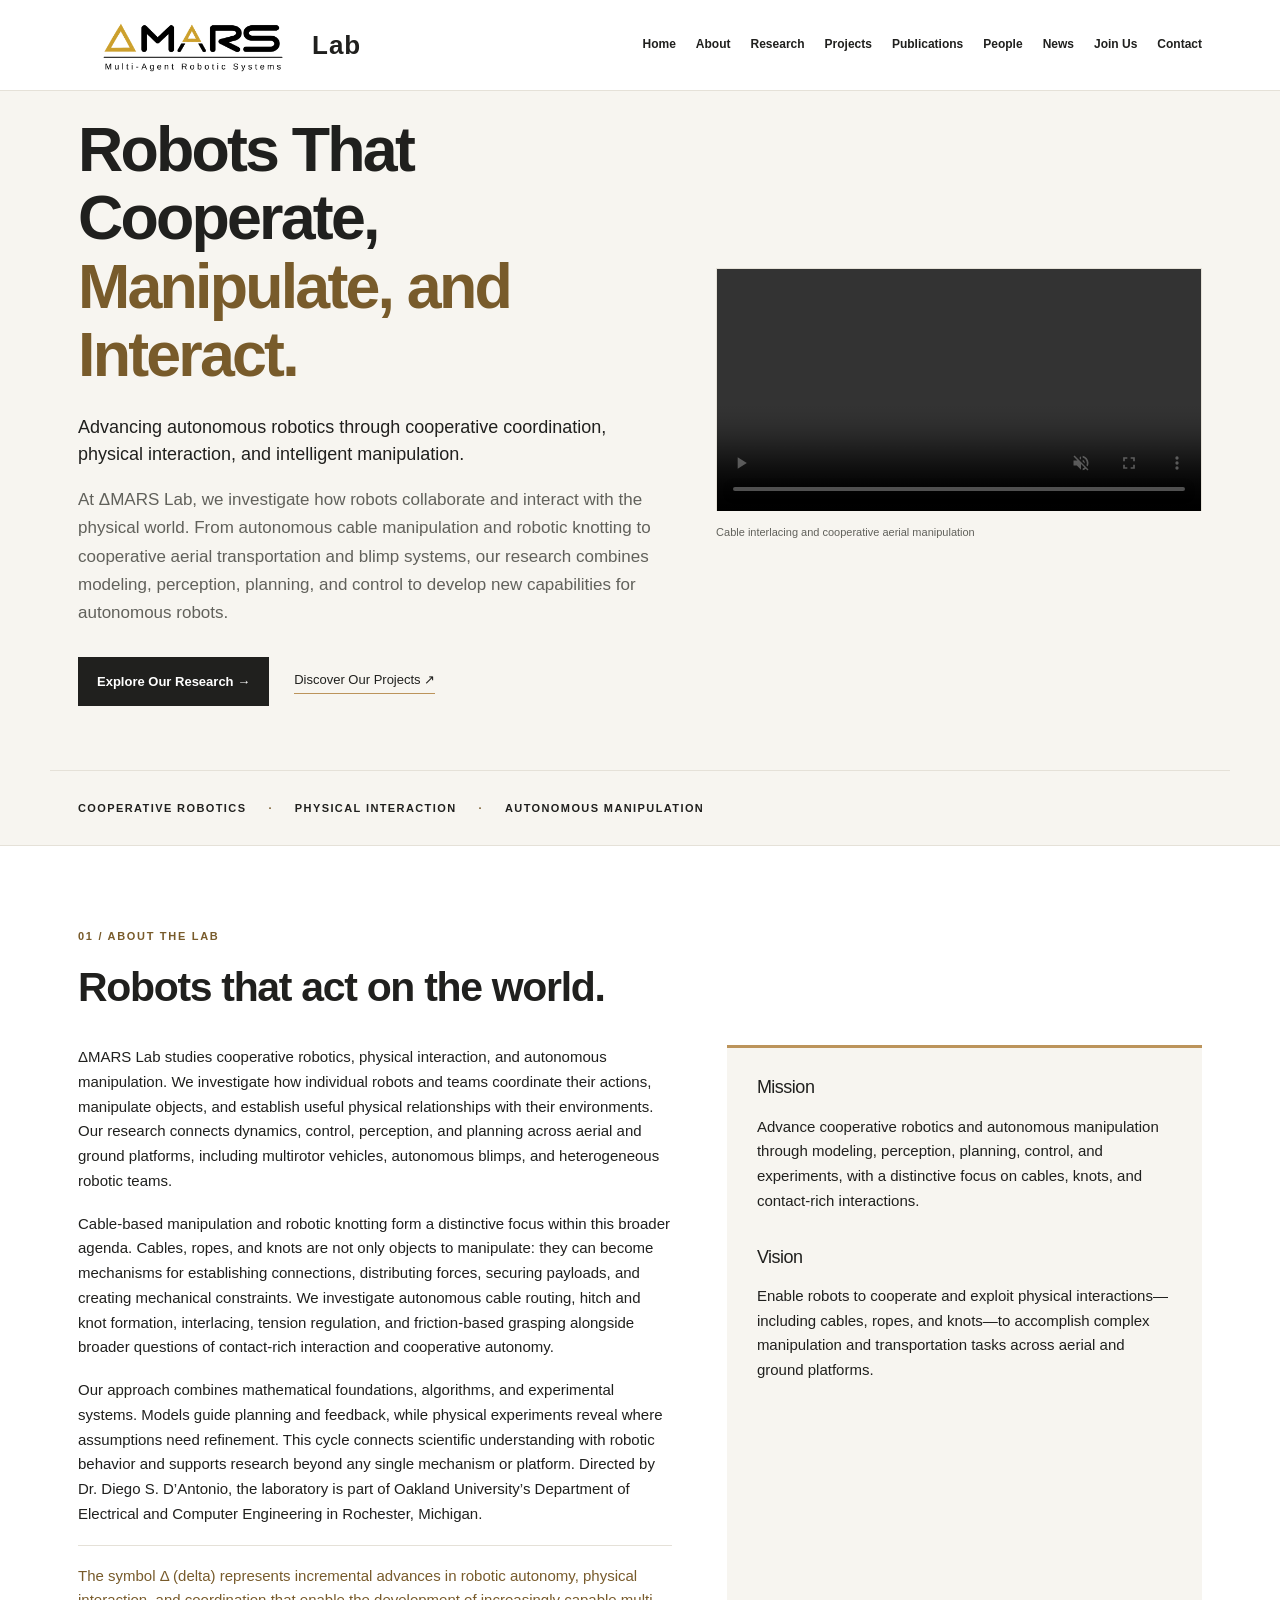
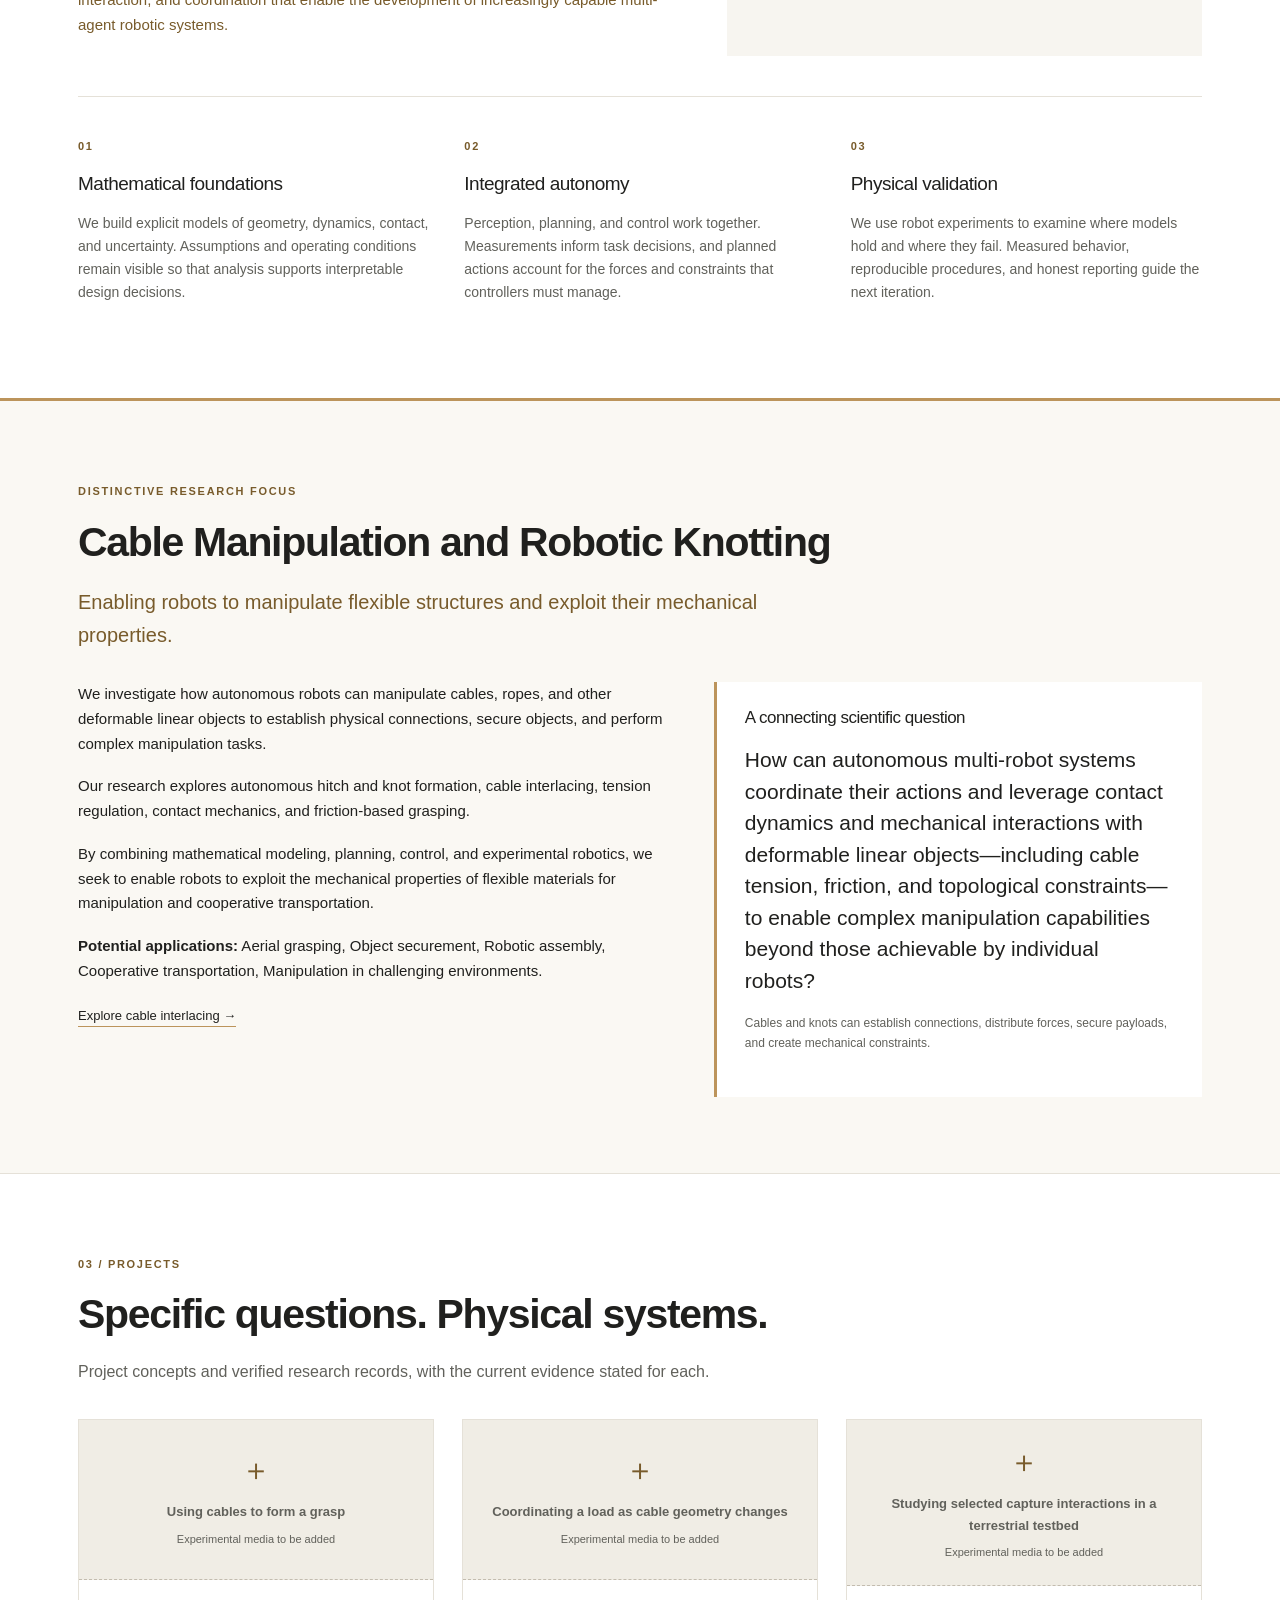
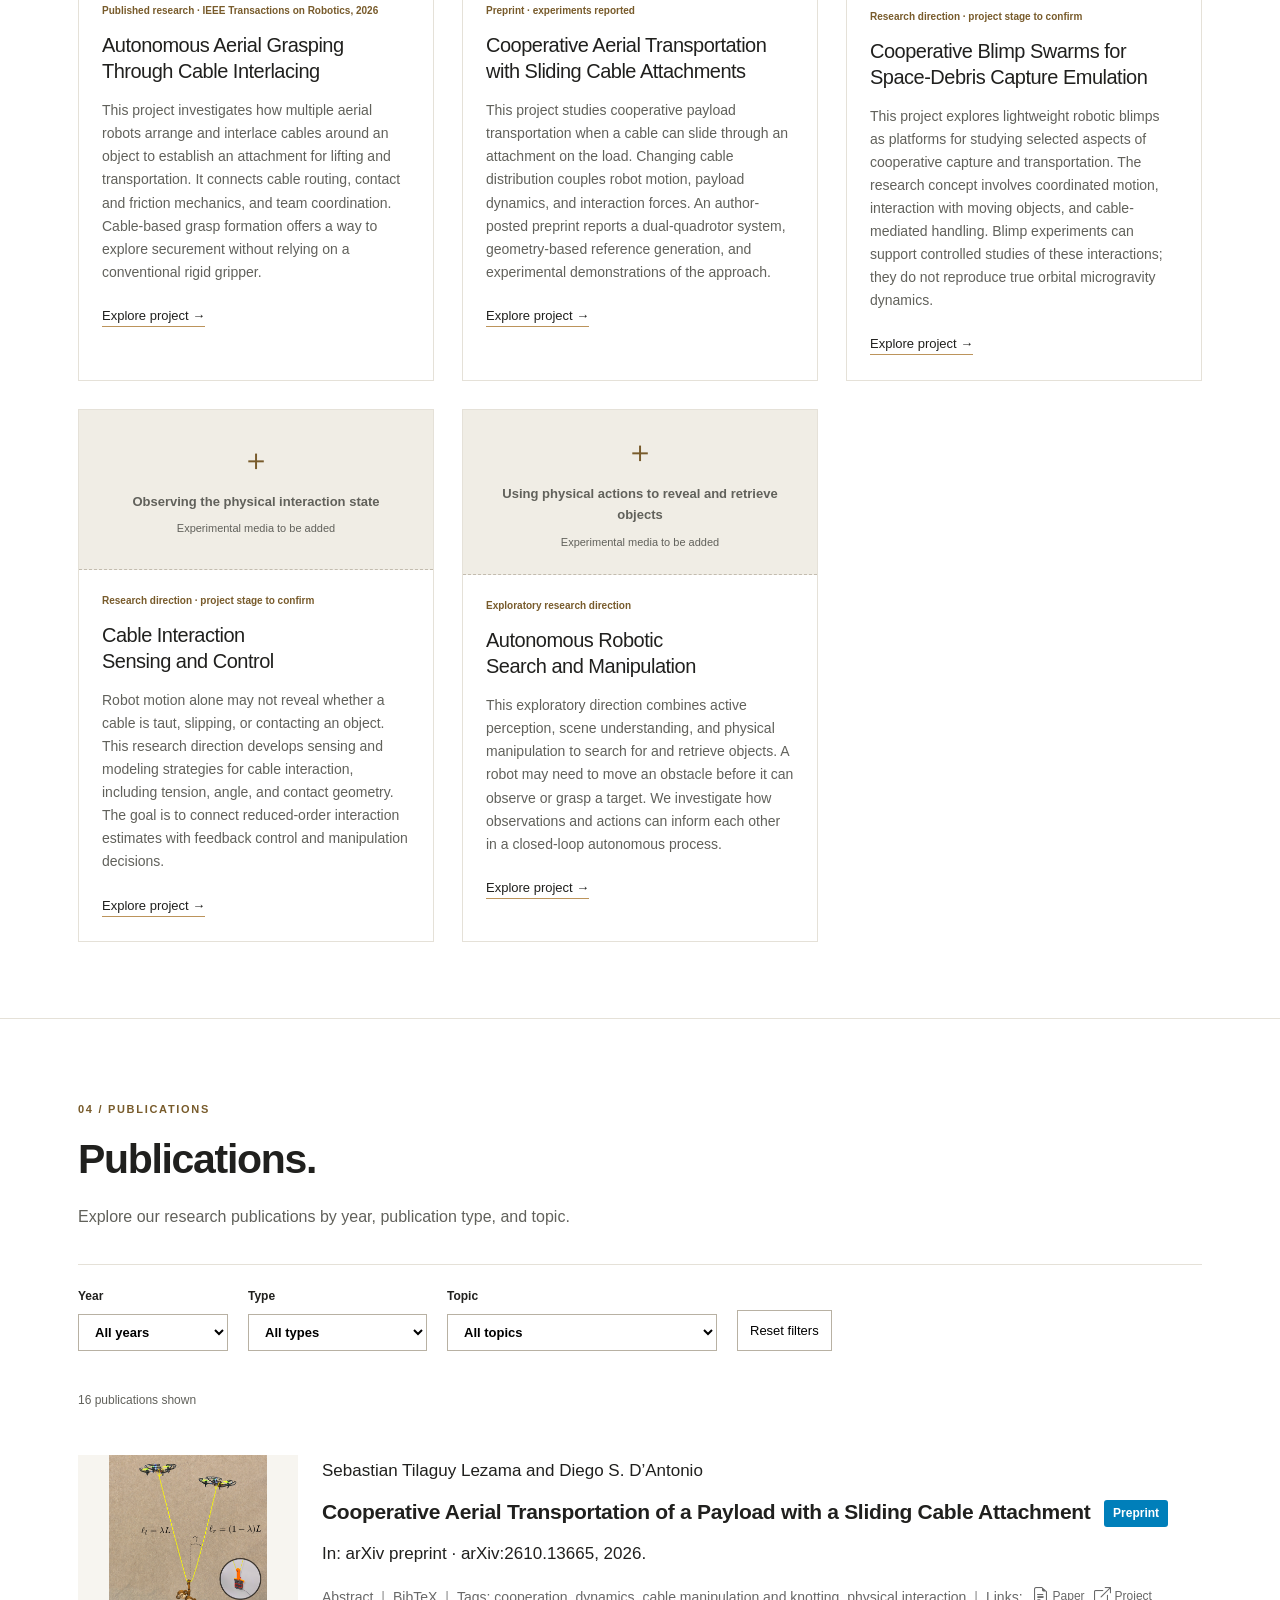
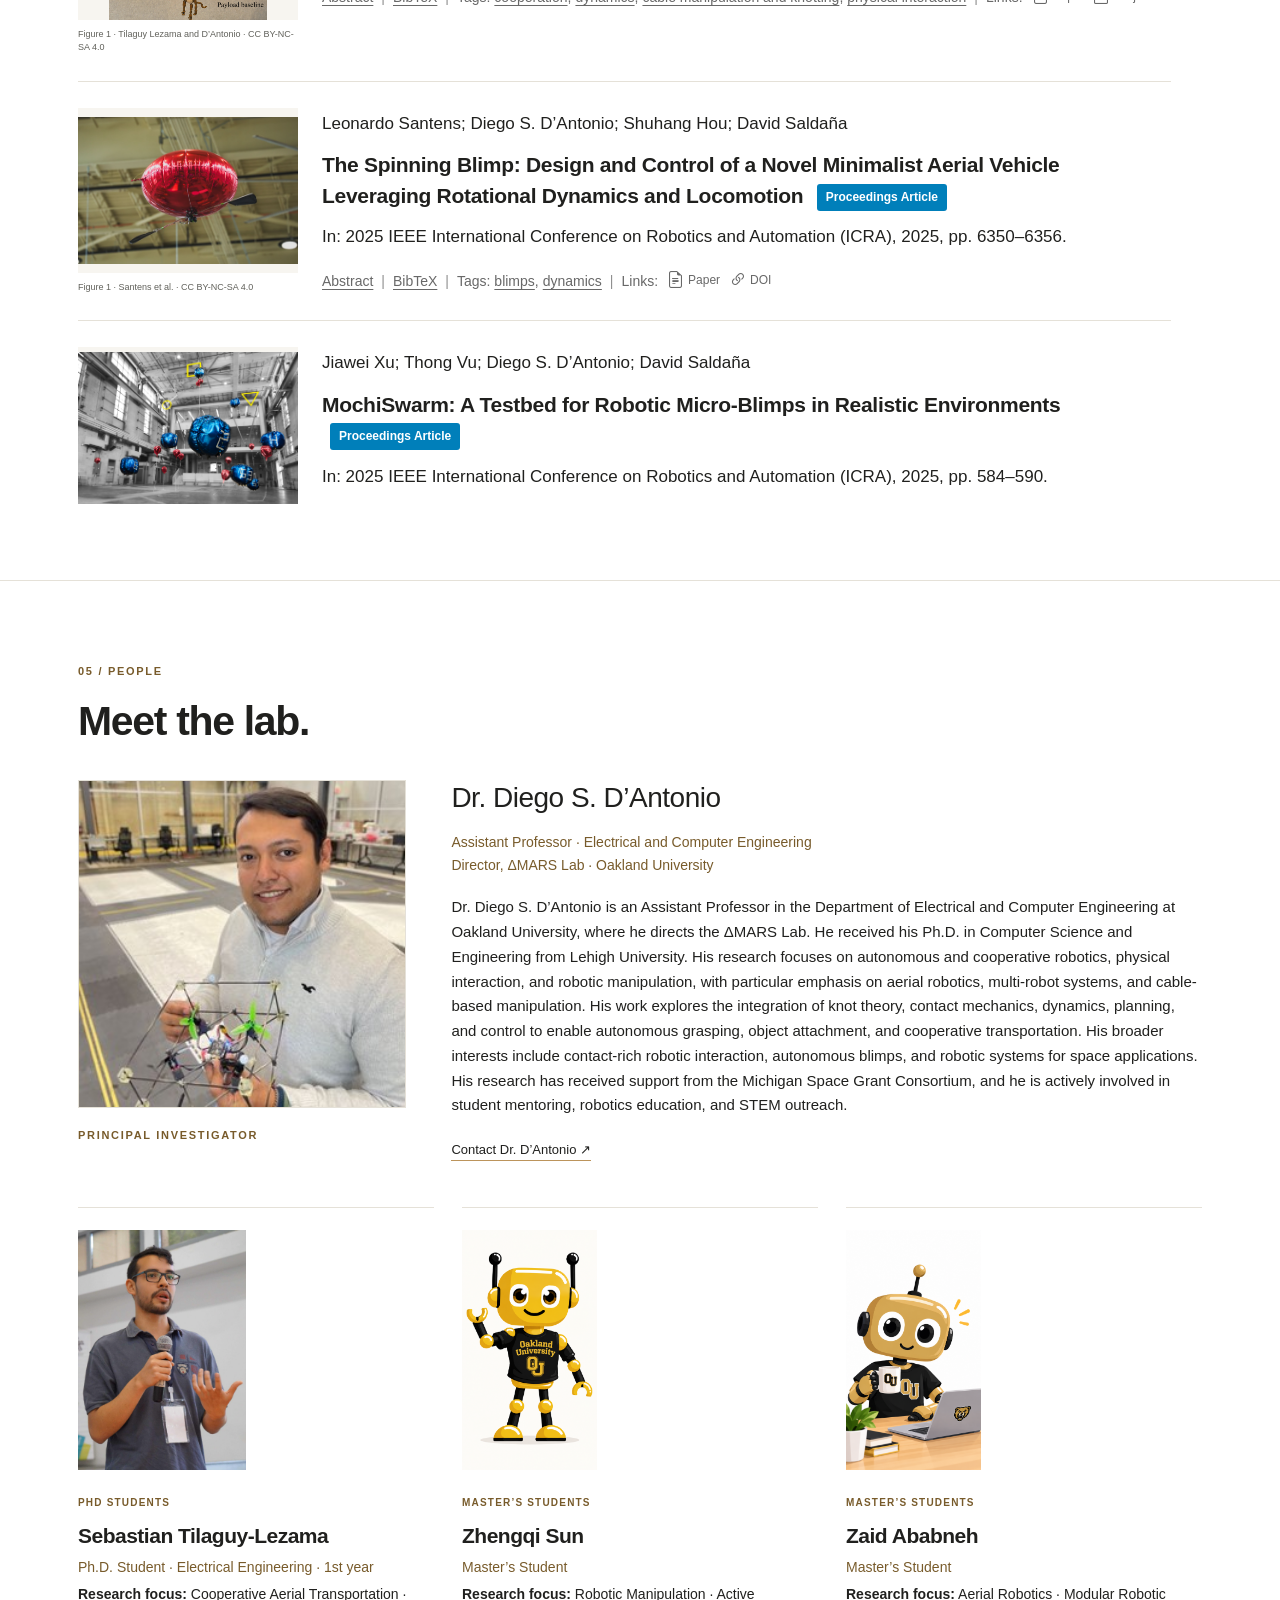
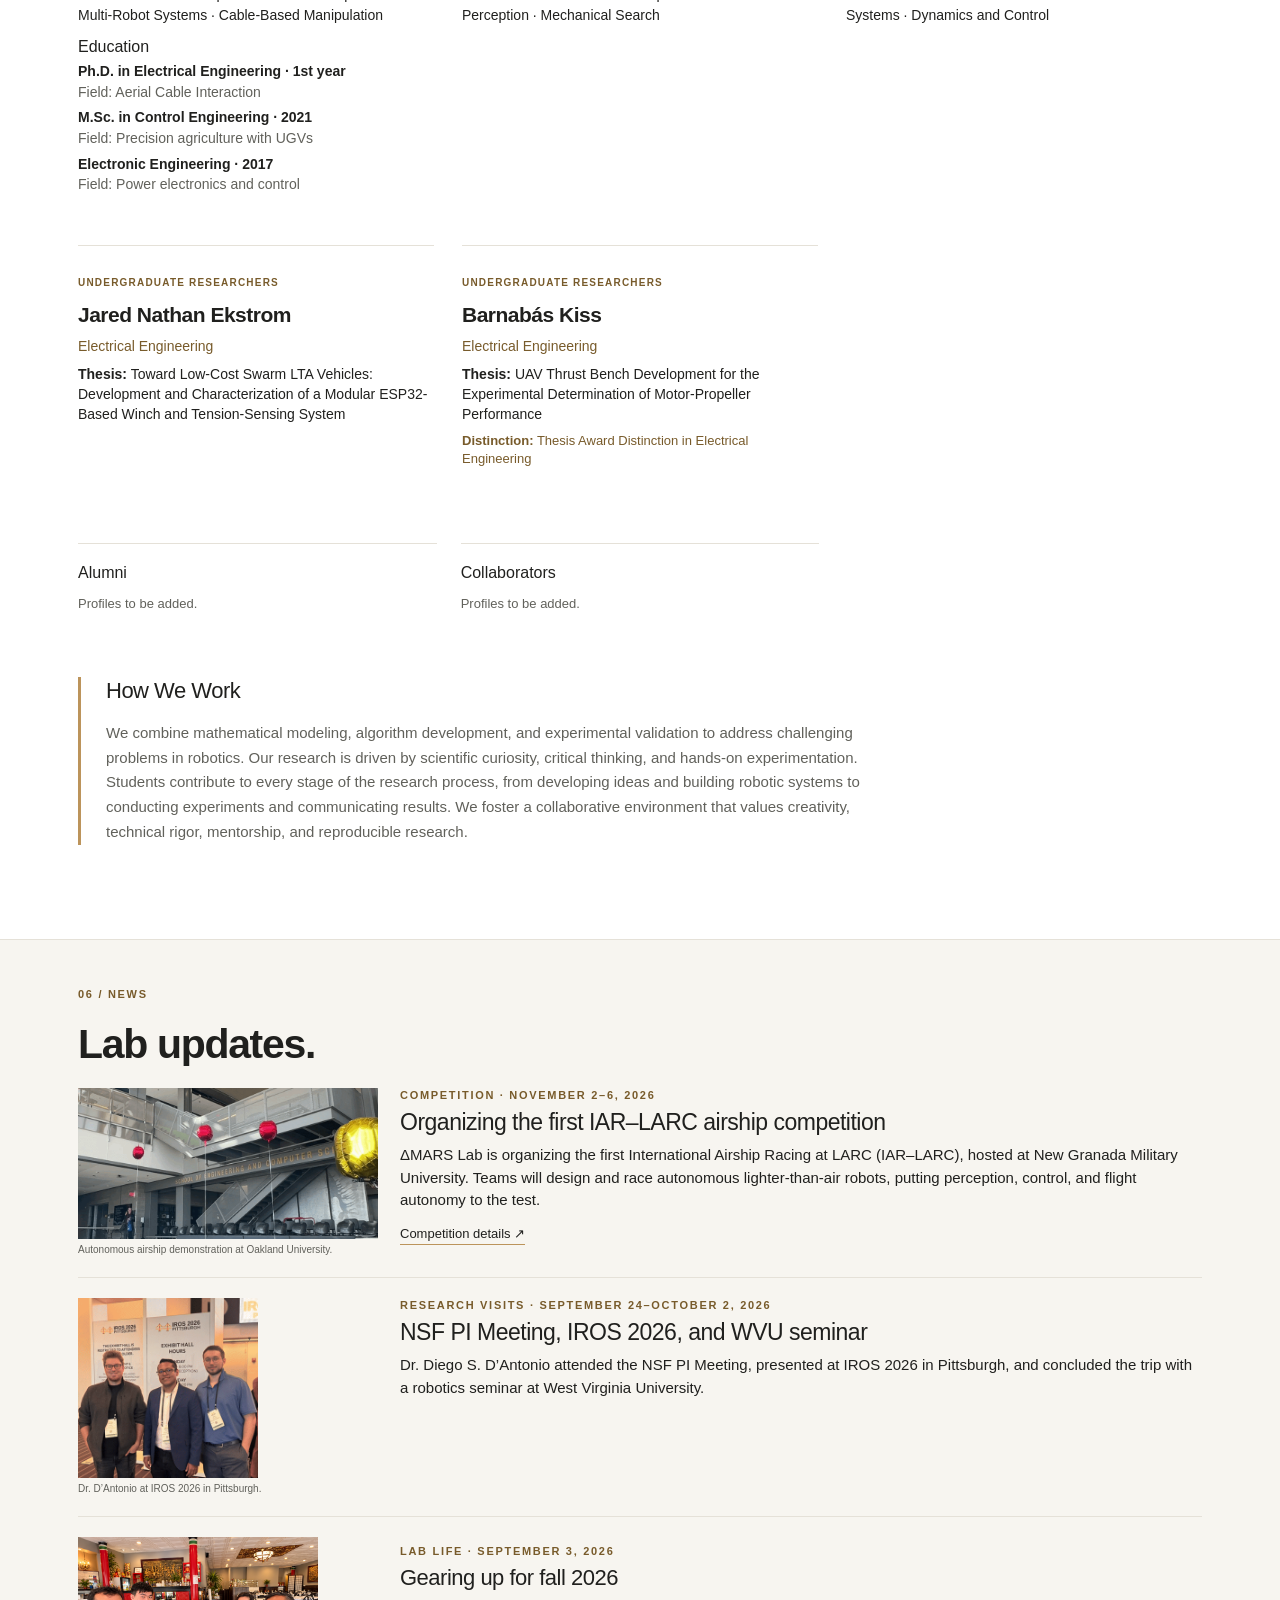
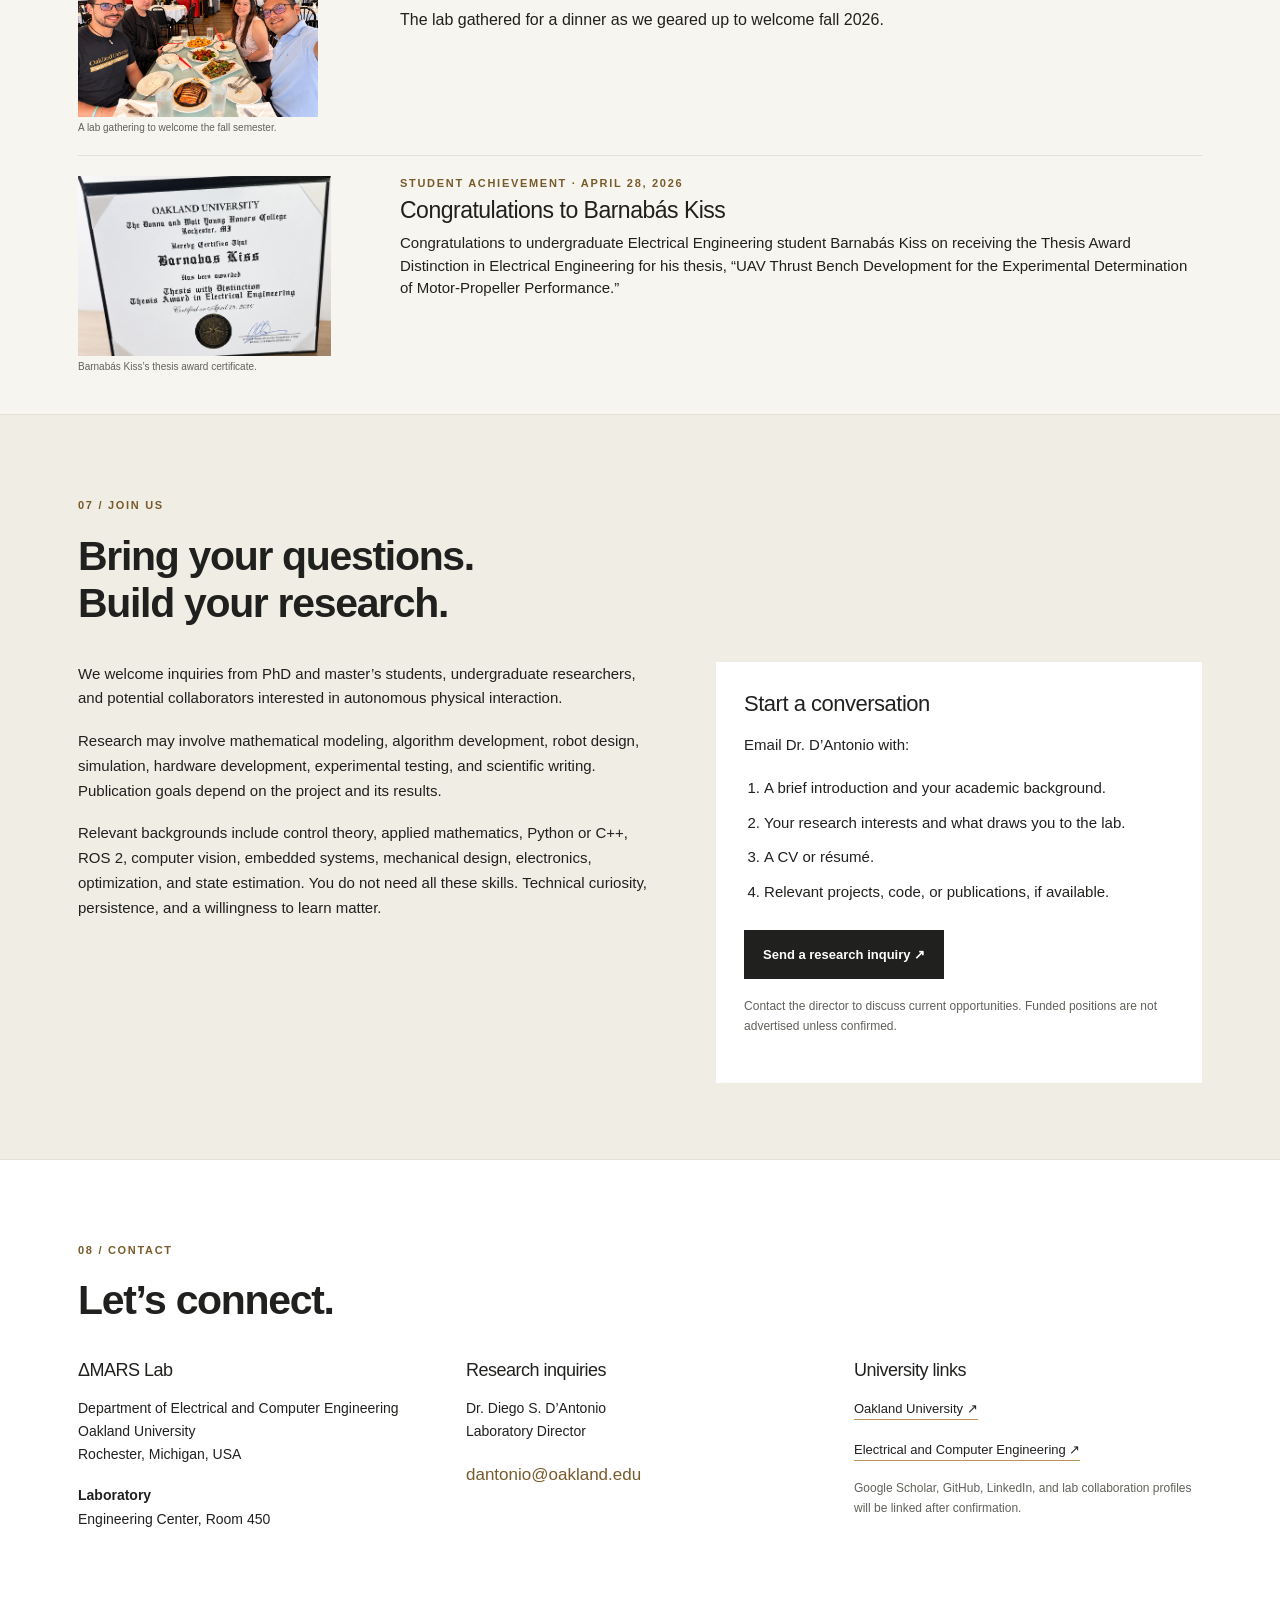
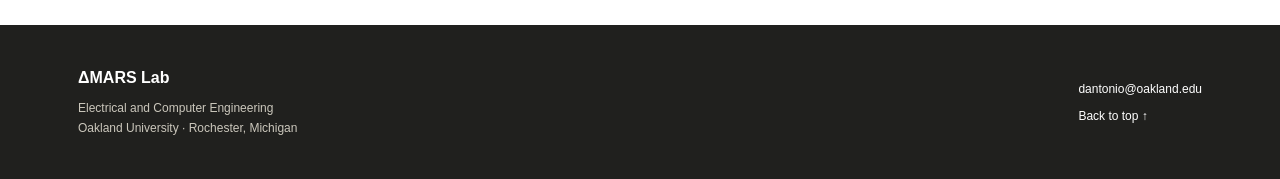
<file: index.html>
<!DOCTYPE html>
<html lang="en"><head><meta charset="utf-8"><meta name="viewport" content="width=device-width, initial-scale=1">
<title>ΔMARS Lab | Δ Multi-Agent Robotic Systems Lab</title><meta name="description" content="ΔMARS Lab at Oakland University studies cooperative robotics, physical interaction, and autonomous manipulation, with a distinctive focus on cables and robotic knotting.">
<meta property="og:title" content="ΔMARS Lab | Δ Multi-Agent Robotic Systems Lab"><meta property="og:description" content="Advancing autonomous robotics through cooperative coordination, physical interaction, and intelligent manipulation."><meta property="og:type" content="website">
<link rel="icon" href="assets/img/lab-mark.svg" type="image/svg+xml"><link rel="stylesheet" href="assets/vendor/bootstrap/css/bootstrap.min.css"><link rel="stylesheet" href="assets/css/lab.css?v=20261021c"><link rel="stylesheet" href="assets/vendor/bootstrap-icons/bootstrap-icons.css"></head>
<body><a class="skip-link" href="#main">Skip to content</a><header class="lab-header"><div class="container header-inner"><a class="brand" href="index.html"><span class="brand-wordmark"><img class="brand-logo" src="assets/img/delta-mars-logo.png" alt="ΔMARS"><span class="brand-lab">Lab</span></span></a><button class="menu-toggle" type="button" aria-controls="navigation" aria-expanded="false">Menu</button><nav id="navigation" aria-label="Main navigation"><a href="#hero">Home</a><a href="#about">About</a><a href="#research">Research</a><a href="#projects">Projects</a><a href="#publications">Publications</a><a href="#people">People</a><a href="#news">News</a><a href="#join">Join Us</a><a href="#contact">Contact</a></nav></div></header>
<main id="main"><section id="hero" class="lab-hero"><div class="container hero-grid"><div><h1>Robots That Cooperate,<br><span>Manipulate, and Interact.</span></h1><p class="hero-support">Advancing autonomous robotics through cooperative coordination, physical interaction, and intelligent manipulation.</p><p class="hero-description">At ΔMARS Lab, we investigate how robots collaborate and interact with the physical world. From autonomous cable manipulation and robotic knotting to cooperative aerial transportation and blimp systems, our research combines modeling, perception, planning, and control to develop new capabilities for autonomous robots.</p><div class="hero-links"><a class="lab-button" href="#research">Explore Our Research <span aria-hidden="true">→</span></a><a class="text-link" href="#projects">Discover Our Projects <span aria-hidden="true">↗</span></a></div></div><figure class="hero-media"><video class="hero-experiment" src="assets/img/hitches.mp4" width="338" height="190" aria-label="Aerial robots manipulating cables around a cylindrical object during a laboratory experiment." autoplay muted loop playsinline controls preload="metadata"></video><figcaption class="media-caption">Cable interlacing and cooperative aerial manipulation</figcaption></figure></div><div class="container research-path"><span>Cooperative robotics</span><span aria-hidden="true">·</span><span>Physical interaction</span><span aria-hidden="true">·</span><span>Autonomous manipulation</span></div></section><section id="about" class="content-section"><div class="container"><div class="section-intro"><span class="eyebrow">01 / About the lab</span><h2>Robots that act on the world.</h2></div><div class="about-grid"><div><p>ΔMARS Lab studies cooperative robotics, physical interaction, and autonomous manipulation. We investigate how individual robots and teams coordinate their actions, manipulate objects, and establish useful physical relationships with their environments. Our research connects dynamics, control, perception, and planning across aerial and ground platforms, including multirotor vehicles, autonomous blimps, and heterogeneous robotic teams.</p><p>Cable-based manipulation and robotic knotting form a distinctive focus within this broader agenda. Cables, ropes, and knots are not only objects to manipulate: they can become mechanisms for establishing connections, distributing forces, securing payloads, and creating mechanical constraints. We investigate autonomous cable routing, hitch and knot formation, interlacing, tension regulation, and friction-based grasping alongside broader questions of contact-rich interaction and cooperative autonomy.</p><p>Our approach combines mathematical foundations, algorithms, and experimental systems. Models guide planning and feedback, while physical experiments reveal where assumptions need refinement. This cycle connects scientific understanding with robotic behavior and supports research beyond any single mechanism or platform. Directed by Dr. Diego S. D’Antonio, the laboratory is part of Oakland University’s Department of Electrical and Computer Engineering in Rochester, Michigan.</p><p class="name-note">The symbol Δ (delta) represents incremental advances in robotic autonomy, physical interaction, and coordination that enable the development of increasingly capable multi-agent robotic systems.</p></div><div class="statement-panel"><h3>Mission</h3><p>Advance cooperative robotics and autonomous manipulation through modeling, perception, planning, control, and experiments, with a distinctive focus on cables, knots, and contact-rich interactions.</p><h3>Vision</h3><p>Enable robots to cooperate and exploit physical interactions—including cables, ropes, and knots—to accomplish complex manipulation and transportation tasks across aerial and ground platforms.</p></div></div><div class="principle-grid"><article><span class="eyebrow">01</span><h3>Mathematical foundations</h3><p>We build explicit models of geometry, dynamics, contact, and uncertainty. Assumptions and operating conditions remain visible so that analysis supports interpretable design decisions.</p></article><article><span class="eyebrow">02</span><h3>Integrated autonomy</h3><p>Perception, planning, and control work together. Measurements inform task decisions, and planned actions account for the forces and constraints that controllers must manage.</p></article><article><span class="eyebrow">03</span><h3>Physical validation</h3><p>We use robot experiments to examine where models hold and where they fail. Measured behavior, reproducible procedures, and honest reporting guide the next iteration.</p></article></div></div></section><section id="research" class="content-section featured-focus"><div class="container"><span class="eyebrow">Distinctive research focus</span><h2>Cable Manipulation and Robotic Knotting</h2><p class="focus-subtitle">Enabling robots to manipulate flexible structures and exploit their mechanical properties.</p><div class="focus-grid"><div><p>We investigate how autonomous robots can manipulate cables, ropes, and other deformable linear objects to establish physical connections, secure objects, and perform complex manipulation tasks.</p><p>Our research explores autonomous hitch and knot formation, cable interlacing, tension regulation, contact mechanics, and friction-based grasping.</p><p>By combining mathematical modeling, planning, control, and experimental robotics, we seek to enable robots to exploit the mechanical properties of flexible materials for manipulation and cooperative transportation.</p><p><strong>Potential applications:</strong> Aerial grasping, Object securement, Robotic assembly, Cooperative transportation, Manipulation in challenging environments.</p><a class="text-link" href="project-cable-interlacing.html">Explore cable interlacing →</a></div><div class="scientific-question"><h3>A connecting scientific question</h3><p>How can autonomous multi-robot systems coordinate their actions and leverage contact dynamics and mechanical interactions with deformable linear objects—including cable tension, friction, and topological constraints—to enable complex manipulation capabilities beyond those achievable by individual robots?</p><p class="small-note">Cables and knots can establish connections, distribute forces, secure payloads, and create mechanical constraints.</p></div></div></div></section><section id="projects" class="content-section"><div class="container"><div class="section-intro"><span class="eyebrow">03 / Projects</span><h2>Specific questions. Physical systems.</h2><p class="section-description">Project concepts and verified research records, with the current evidence stated for each.</p></div><div class="projects-grid"><article class="project-card"><div class="media-slot"><span class="media-cross" aria-hidden="true">＋</span><span>Using cables to form a grasp</span><small>Experimental media to be added</small></div><div class="card-body"><span class="status">Published research · IEEE Transactions on Robotics, 2026</span><h3><a href="project-cable-interlacing.html">Autonomous Aerial Grasping Through Cable Interlacing</a></h3><p>This project investigates how multiple aerial robots arrange and interlace cables around an object to establish an attachment for lifting and transportation. It connects cable routing, contact and friction mechanics, and team coordination. Cable-based grasp formation offers a way to explore securement without relying on a conventional rigid gripper.</p><a class="text-link" href="project-cable-interlacing.html">Explore project <span aria-hidden="true">→</span></a></div></article><article class="project-card"><div class="media-slot"><span class="media-cross" aria-hidden="true">＋</span><span>Coordinating a load as cable geometry changes</span><small>Experimental media to be added</small></div><div class="card-body"><span class="status">Preprint · experiments reported</span><h3><a href="project-sliding-transport.html">Cooperative Aerial Transportation with Sliding Cable Attachments</a></h3><p>This project studies cooperative payload transportation when a cable can slide through an attachment on the load. Changing cable distribution couples robot motion, payload dynamics, and interaction forces. An author-posted preprint reports a dual-quadrotor system, geometry-based reference generation, and experimental demonstrations of the approach.</p><a class="text-link" href="project-sliding-transport.html">Explore project <span aria-hidden="true">→</span></a></div></article><article class="project-card"><div class="media-slot"><span class="media-cross" aria-hidden="true">＋</span><span>Studying selected capture interactions in a terrestrial testbed</span><small>Experimental media to be added</small></div><div class="card-body"><span class="status">Research direction · project stage to confirm</span><h3><a href="project-blimp-capture.html">Cooperative Blimp Swarms for Space-Debris Capture Emulation</a></h3><p>This project explores lightweight robotic blimps as platforms for studying selected aspects of cooperative capture and transportation. The research concept involves coordinated motion, interaction with moving objects, and cable-mediated handling. Blimp experiments can support controlled studies of these interactions; they do not reproduce true orbital microgravity dynamics.</p><a class="text-link" href="project-blimp-capture.html">Explore project <span aria-hidden="true">→</span></a></div></article><article class="project-card"><div class="media-slot"><span class="media-cross" aria-hidden="true">＋</span><span>Observing the physical interaction state</span><small>Experimental media to be added</small></div><div class="card-body"><span class="status">Research direction · project stage to confirm</span><h3><a href="project-cable-sensing.html">Cable Interaction Sensing and Control</a></h3><p>Robot motion alone may not reveal whether a cable is taut, slipping, or contacting an object. This research direction develops sensing and modeling strategies for cable interaction, including tension, angle, and contact geometry. The goal is to connect reduced-order interaction estimates with feedback control and manipulation decisions.</p><a class="text-link" href="project-cable-sensing.html">Explore project <span aria-hidden="true">→</span></a></div></article><article class="project-card"><div class="media-slot"><span class="media-cross" aria-hidden="true">＋</span><span>Using physical actions to reveal and retrieve objects</span><small>Experimental media to be added</small></div><div class="card-body"><span class="status">Exploratory research direction</span><h3><a href="project-robot-search.html">Autonomous Robotic Search and Manipulation</a></h3><p>This exploratory direction combines active perception, scene understanding, and physical manipulation to search for and retrieve objects. A robot may need to move an obstacle before it can observe or grasp a target. We investigate how observations and actions can inform each other in a closed-loop autonomous process.</p><a class="text-link" href="project-robot-search.html">Explore project <span aria-hidden="true">→</span></a></div></article></div></div></section><section id="publications" class="content-section"><div class="container"><div class="section-intro"><span class="eyebrow">04 / Publications</span><h2>Publications.</h2><p class="section-description">Explore our research publications by year, publication type, and topic.</p></div><div class="filters" aria-label="Publication filters"><label>Year<select id="filter-year"><option value="all">All years</option><option>2026</option><option>2025</option><option>2023</option><option>2022</option><option>2021</option></select></label><label>Type<select id="filter-type"><option value="all">All types</option><option>Journal article</option><option>Conference paper</option><option>Preprint</option><option>Thesis</option><option>Presentation</option></select></label><label>Topic<select id="filter-topic"><option value="all">All topics</option><option>Blimps</option><option>Cable manipulation and knotting</option><option>Cooperation</option><option>Dynamics</option><option>Modular aerial robots</option><option>Perception and planning</option><option>Physical interaction</option><option>Task allocation</option></select></label><button id="reset-filters" type="button">Reset filters</button></div><p id="publication-count" class="small-note" role="status" aria-live="polite">16 publications shown</p><div id="publication-list" class="is-expanded" tabindex="0" role="region" aria-label="Research papers"><article class="publication publication-row" data-year="2026" data-type="Preprint" data-topics="Cooperation|Dynamics|Cable manipulation and knotting|Physical interaction"><div class="publication-thumbnail"><img src="assets/img/sliding-cable-paper.png" alt="Two quadrotors transporting a payload with a single cable sliding through a payload-mounted hook; annotated cable lengths and system geometry." loading="lazy"><p class="publication-image-credit"><a href="https://arxiv.org/html/2610.13665v1">Figure 1 · Tilaguy Lezama and D’Antonio</a> · <a href="https://creativecommons.org/licenses/by-nc-sa/4.0/">CC BY-NC-SA 4.0</a></p></div><div class="publication-content"><p class="publication-authors">Sebastian Tilaguy Lezama and Diego S. D’Antonio</p><h3 class="publication-title">Cooperative Aerial Transportation of a Payload with a Sliding Cable Attachment <span class="publication-badge">Preprint</span></h3><p class="publication-venue">In: arXiv preprint · arXiv:2610.13665, 2026.</p><div class="publication-meta"><button type="button" class="publication-disclosure" aria-expanded="false" aria-controls="abstract-sliding-preprint">Abstract</button><span class="meta-separator" aria-hidden="true">|</span><button type="button" class="publication-disclosure" aria-expanded="false" aria-controls="bibtex-sliding-preprint">BibTeX</button><span class="meta-separator" aria-hidden="true">|</span><span class="publication-tags"><span>Tags:</span> <button class="publication-tag" type="button" data-topic="Cooperation">cooperation</button><button class="publication-tag" type="button" data-topic="Dynamics">dynamics</button><button class="publication-tag" type="button" data-topic="Cable manipulation and knotting">cable manipulation and knotting</button><button class="publication-tag" type="button" data-topic="Physical interaction">physical interaction</button></span><span class="meta-separator" aria-hidden="true">|</span><span class="publication-resources"><span>Links:</span> <a href="https://arxiv.org/html/2610.13665v1" class="publication-resource" aria-label="Paper: Cooperative Aerial Transportation of a Payload with a Sliding Cable Attachment" title="Paper"><i class="bi bi-file-earmark-text" aria-hidden="true"></i><span>Paper</span></a><a href="project-sliding-transport.html" class="publication-resource" aria-label="Project: Cooperative Aerial Transportation of a Payload with a Sliding Cable Attachment" title="Project"><i class="bi bi-box-arrow-up-right" aria-hidden="true"></i><span>Project</span></a></span></div><div id="abstract-sliding-preprint" class="publication-panel" hidden><h4>Abstract summary</h4><p>Two quadrotors share a cable that slides through a hook on a suspended payload. The study models how cable redistribution couples vehicle motion and load dynamics, then develops geometrically feasible motion references subject to tension and actuation constraints. Physical experiments examine the resulting cooperative transportation approach.</p></div><div id="bibtex-sliding-preprint" class="publication-panel" hidden><h4>BibTeX</h4><pre><code>@misc{tilaguylezama2026sliding,
  title = {Cooperative Aerial Transportation of a Payload with a Sliding Cable Attachment},
  author = {Tilaguy Lezama, Sebastian and D&#x27;Antonio, Diego S.},
  year = {2026},
  eprint = {2610.13665},
  archivePrefix = {arXiv},
  primaryClass = {cs.RO},
  url = {https://arxiv.org/html/2610.13665v1}
}</code></pre></div></div></article><article class="publication publication-row" data-year="2025" data-type="Conference paper" data-topics="Blimps|Dynamics"><div class="publication-thumbnail"><img src="assets/img/spinning-blimp-paper.png" alt="Red Spinning Blimp with wings and propellers flying inside a laboratory." loading="lazy"><p class="publication-image-credit"><a href="https://arxiv.org/html/2503.04112v1">Figure 1 · Santens et al.</a> · <a href="https://creativecommons.org/licenses/by-nc-sa/4.0/">CC BY-NC-SA 4.0</a></p></div><div class="publication-content"><p class="publication-authors">Leonardo Santens; Diego S. D’Antonio; Shuhang Hou; David Saldaña</p><h3 class="publication-title">The Spinning Blimp: Design and Control of a Novel Minimalist Aerial Vehicle Leveraging Rotational Dynamics and Locomotion <span class="publication-badge">Proceedings Article</span></h3><p class="publication-venue">In: 2025 IEEE International Conference on Robotics and Automation (ICRA), 2025, pp. 6350–6356.</p><div class="publication-meta"><button type="button" class="publication-disclosure" aria-expanded="false" aria-controls="abstract-spiningblimp">Abstract</button><span class="meta-separator" aria-hidden="true">|</span><button type="button" class="publication-disclosure" aria-expanded="false" aria-controls="bibtex-spiningblimp">BibTeX</button><span class="meta-separator" aria-hidden="true">|</span><span class="publication-tags"><span>Tags:</span> <button class="publication-tag" type="button" data-topic="Blimps">blimps</button><button class="publication-tag" type="button" data-topic="Dynamics">dynamics</button></span><span class="meta-separator" aria-hidden="true">|</span><span class="publication-resources"><span>Links:</span> <a href="https://arxiv.org/html/2503.04112v1" class="publication-resource" aria-label="Paper: The Spinning Blimp: Design and Control of a Novel Minimalist Aerial Vehicle Leveraging Rotational Dynamics and Locomotion" title="Paper"><i class="bi bi-file-earmark-text" aria-hidden="true"></i><span>Paper</span></a><a href="https://doi.org/10.1109/ICRA55743.2025.11128265" class="publication-resource" aria-label="DOI: The Spinning Blimp: Design and Control of a Novel Minimalist Aerial Vehicle Leveraging Rotational Dynamics and Locomotion" title="DOI"><i class="bi bi-link-45deg" aria-hidden="true"></i><span>DOI</span></a></span></div><div id="abstract-spiningblimp" class="publication-panel" hidden><h4>Abstract summary</h4><p>Introduces a lighter-than-air vehicle that uses rotational motion and passive stabilization. The design combines buoyancy with a control strategy for translational motion and is evaluated through flight experiments.</p></div><div id="bibtex-spiningblimp" class="publication-panel" hidden><h4>BibTeX</h4><pre><code>@INPROCEEDINGS{spiningblimp,
  author = {Santens, Leonardo and D&#x27;Antonio, Diego S. and Hou, Shuhang and Saldaña, David},
  booktitle = {2025 IEEE International Conference on Robotics and Automation (ICRA)},
  title = {The Spinning Blimp: Design and Control of a Novel Minimalist Aerial Vehicle Leveraging Rotational Dynamics and Locomotion},
  year = {2025},
  pages = {6350-6356},
  doi = {10.1109/ICRA55743.2025.11128265}
}</code></pre></div></div></article><article class="publication publication-row" data-year="2025" data-type="Conference paper" data-topics="Blimps|Cooperation|Perception and planning"><div class="publication-thumbnail"><img src="assets/img/mochiswarm-paper.png" alt="Blue robotic micro-blimps performing pickup and delivery of red target balloons through yellow hoops in an industrial highbay." loading="lazy"><p class="publication-image-credit"><a href="https://arxiv.org/html/2503.03077v1">Figure 1 · Xu et al.</a> · <a href="https://creativecommons.org/licenses/by-nc-nd/4.0/">CC BY-NC-ND 4.0</a></p></div><div class="publication-content"><p class="publication-authors">Jiawei Xu; Thong Vu; Diego S. D’Antonio; David Saldaña</p><h3 class="publication-title">MochiSwarm: A Testbed for Robotic Micro-Blimps in Realistic Environments <span class="publication-badge">Proceedings Article</span></h3><p class="publication-venue">In: 2025 IEEE International Conference on Robotics and Automation (ICRA), 2025, pp. 584–590.</p><div class="publication-meta"><button type="button" class="publication-disclosure" aria-expanded="false" aria-controls="abstract-blimpswarm">Abstract</button><span class="meta-separator" aria-hidden="true">|</span><button type="button" class="publication-disclosure" aria-expanded="false" aria-controls="bibtex-blimpswarm">BibTeX</button><span class="meta-separator" aria-hidden="true">|</span><span class="publication-tags"><span>Tags:</span> <button class="publication-tag" type="button" data-topic="Blimps">blimps</button><button class="publication-tag" type="button" data-topic="Cooperation">cooperation</button><button class="publication-tag" type="button" data-topic="Perception and planning">perception and planning</button></span><span class="meta-separator" aria-hidden="true">|</span><span class="publication-resources"><span>Links:</span> <a href="https://arxiv.org/html/2503.03077v1" class="publication-resource" aria-label="Paper: MochiSwarm: A Testbed for Robotic Micro-Blimps in Realistic Environments" title="Paper"><i class="bi bi-file-earmark-text" aria-hidden="true"></i><span>Paper</span></a><a href="https://youtu.be/75gfIlPtrBU" class="publication-resource" aria-label="Video: MochiSwarm: A Testbed for Robotic Micro-Blimps in Realistic Environments" title="Video"><i class="bi bi-youtube" aria-hidden="true"></i><span>Video</span></a><a href="https://doi.org/10.1109/ICRA55743.2025.11127424" class="publication-resource" aria-label="DOI: MochiSwarm: A Testbed for Robotic Micro-Blimps in Realistic Environments" title="DOI"><i class="bi bi-link-45deg" aria-hidden="true"></i><span>DOI</span></a></span></div><div id="abstract-blimpswarm" class="publication-panel" hidden><h4>Abstract summary</h4><p>Presents a modular robotic blimp testbed integrating hardware, software, and onboard perception. Experiments examine autonomous pickup and delivery by multiple blimps without external localization infrastructure.</p></div><div id="bibtex-blimpswarm" class="publication-panel" hidden><h4>BibTeX</h4><pre><code>@INPROCEEDINGS{blimpswarm,
  author = {Xu, Jiawei and Vu, Thong and D&#x27;Antonio, Diego S. and Saldaña, David},
  booktitle = {2025 IEEE International Conference on Robotics and Automation (ICRA)},
  title = {MochiSwarm: A Testbed for Robotic Micro-Blimps in Realistic Environments},
  year = {2025},
  pages = {584-590},
  doi = {10.1109/ICRA55743.2025.11127424}
}</code></pre></div></div></article><article class="publication publication-row" data-year="2026" data-type="Journal article" data-topics="Cable manipulation and knotting|Cooperation|Physical interaction|Dynamics"><div class="publication-thumbnail"><video src="assets/img/hitches.mp4" aria-label="Multiple aerial robots manipulating cables around a cylindrical payload in a laboratory experiment." loading="lazy" autoplay muted loop playsinline controls preload="metadata"></video><p class="publication-image-credit"><a href="https://ieeexplore.ieee.org/document/11455389">Cable-interlacing demonstration · supplied by the author</a></p></div><div class="publication-content"><p class="publication-authors">Diego S. D’Antonio; Tongshu Wu; Subhrajit Bhattacharya; David Saldaña</p><h3 class="publication-title">From Hitch to Lift: Autonomous Cable Interlacing by Multi-UAV Teams for Aerial Grasping and Transportation <span class="publication-badge">Journal Article</span></h3><p class="publication-venue">In: IEEE Transactions on Robotics, 2026, pp. 1–16.</p><div class="publication-meta"><button type="button" class="publication-disclosure" aria-expanded="false" aria-controls="abstract-hitches2026">Abstract</button><span class="meta-separator" aria-hidden="true">|</span><button type="button" class="publication-disclosure" aria-expanded="false" aria-controls="bibtex-hitches2026">BibTeX</button><span class="meta-separator" aria-hidden="true">|</span><span class="publication-tags"><span>Tags:</span> <button class="publication-tag" type="button" data-topic="Cable manipulation and knotting">cable manipulation and knotting</button><button class="publication-tag" type="button" data-topic="Cooperation">cooperation</button><button class="publication-tag" type="button" data-topic="Physical interaction">physical interaction</button><button class="publication-tag" type="button" data-topic="Dynamics">dynamics</button></span><span class="meta-separator" aria-hidden="true">|</span><span class="publication-resources"><span>Links:</span> <a href="https://ieeexplore.ieee.org/document/11455389" class="publication-resource" aria-label="Paper: From Hitch to Lift: Autonomous Cable Interlacing by Multi-UAV Teams for Aerial Grasping and Transportation" title="Paper"><i class="bi bi-file-earmark-text" aria-hidden="true"></i><span>Paper</span></a><a href="https://doi.org/10.1109/TRO.2026.3677011" class="publication-resource" aria-label="DOI: From Hitch to Lift: Autonomous Cable Interlacing by Multi-UAV Teams for Aerial Grasping and Transportation" title="DOI"><i class="bi bi-link-45deg" aria-hidden="true"></i><span>DOI</span></a><a href="project-cable-interlacing.html" class="publication-resource" aria-label="Project: From Hitch to Lift: Autonomous Cable Interlacing by Multi-UAV Teams for Aerial Grasping and Transportation" title="Project"><i class="bi bi-box-arrow-up-right" aria-hidden="true"></i><span>Project</span></a></span></div><div id="abstract-hitches2026" class="publication-panel" hidden><h4>Abstract summary</h4><p>Investigates autonomous cable interlacing by UAV teams to establish grasps for object lifting and transportation. The research connects cable routing, contact and friction mechanics, and coordinated aerial manipulation.</p></div><div id="bibtex-hitches2026" class="publication-panel" hidden><h4>BibTeX</h4><pre><code>@ARTICLE{hitches2026,
  author = {D&#x27;Antonio, Diego S. and Wu, Tongshu and Bhattacharya, Subhrajit and Saldaña, David},
  journal = {IEEE Transactions on Robotics},
  title = {From Hitch to Lift: Autonomous Cable Interlacing by Multi-UAV Teams for Aerial Grasping and Transportation},
  year = {2026},
  pages = {1-16},
  doi = {10.1109/TRO.2026.3677011}
}</code></pre></div></div></article><article class="publication publication-row" data-year="2026" data-type="Conference paper" data-topics="Cable manipulation and knotting|Cooperation|Dynamics"><div class="publication-thumbnail"><img src="assets/img/tying-knots-paper.jpg" alt="Technical diagram from the author-shared knot-formation demonstration showing cable turning points and force directions." loading="lazy"><p class="publication-image-credit"><a href="https://youtu.be/4qkVbkzWQlo">Demonstration thumbnail · Wu et al.</a></p></div><div class="publication-content"><p class="publication-authors">Tongshu Wu; Edward Lopez; Diego S. D’Antonio; David Saldaña</p><h3 class="publication-title">Tying Knots in the Air: Reducing the Number of Quadrotors for Aerial Knot Formation <span class="publication-badge">Proceedings Article</span></h3><p class="publication-venue">In: 2026 IEEE International Conference on Robotics and Automation (ICRA), 2026, pp. 9871–9878.</p><div class="publication-meta"><button type="button" class="publication-disclosure" aria-expanded="false" aria-controls="abstract-TyingKnotsintheAir">Abstract</button><span class="meta-separator" aria-hidden="true">|</span><button type="button" class="publication-disclosure" aria-expanded="false" aria-controls="bibtex-TyingKnotsintheAir">BibTeX</button><span class="meta-separator" aria-hidden="true">|</span><span class="publication-tags"><span>Tags:</span> <button class="publication-tag" type="button" data-topic="Cable manipulation and knotting">cable manipulation and knotting</button><button class="publication-tag" type="button" data-topic="Cooperation">cooperation</button><button class="publication-tag" type="button" data-topic="Dynamics">dynamics</button></span><span class="meta-separator" aria-hidden="true">|</span><span class="publication-resources"><span>Links:</span> <a href="https://doi.org/10.1109/ICRA57385.2026.11697504" class="publication-resource" aria-label="Paper: Tying Knots in the Air: Reducing the Number of Quadrotors for Aerial Knot Formation" title="Paper"><i class="bi bi-file-earmark-text" aria-hidden="true"></i><span>Paper</span></a><a href="https://youtu.be/4qkVbkzWQlo" class="publication-resource" aria-label="Video: Tying Knots in the Air: Reducing the Number of Quadrotors for Aerial Knot Formation" title="Video"><i class="bi bi-youtube" aria-hidden="true"></i><span>Video</span></a><a href="https://doi.org/10.1109/ICRA57385.2026.11697504" class="publication-resource" aria-label="DOI: Tying Knots in the Air: Reducing the Number of Quadrotors for Aerial Knot Formation" title="DOI"><i class="bi bi-link-45deg" aria-hidden="true"></i><span>DOI</span></a></span></div><div id="abstract-TyingKnotsintheAir" class="publication-panel" hidden><h4>Abstract summary</h4><p>Studies aerial knot formation with fewer quadrotors, linking coordinated robot motion with flexible-cable geometry. Citation details are supplied by the author; the linked demonstration illustrates the knot-formation research.</p></div><div id="bibtex-TyingKnotsintheAir" class="publication-panel" hidden><h4>BibTeX</h4><pre><code>@INPROCEEDINGS{TyingKnotsintheAir,
  author = {Wu, Tongshu and Lopez, Edward and D&#x27;Antonio, Diego S. and Saldaña, David},
  booktitle = {2026 IEEE International Conference on Robotics and Automation (ICRA)},
  title = {Tying Knots in the Air: Reducing the Number of Quadrotors for Aerial Knot Formation},
  year = {2026},
  pages = {9871-9878},
  doi = {10.1109/ICRA57385.2026.11697504}
}</code></pre></div></div></article><article class="publication publication-row" data-year="2022" data-type="Preprint" data-topics="Modular aerial robots|Dynamics"><div class="publication-thumbnail"><img src="assets/img/customizable-modquad-paper.jpg" alt="Research figure for Customizable-ModQuad: a Versatile Hardware-Software Platform to Develop Lightweight and Low-cost Aerial Vehicles" loading="lazy"><p class="publication-image-credit"><a href="https://youtu.be/OgBylpC3t38">Assembly demonstration thumbnail · D’Antonio et al.</a></p></div><div class="publication-content"><p class="publication-authors">Diego S. D’Antonio; Jiawei Xu; Gustavo A. Cardona; David Saldaña</p><h3 class="publication-title">Customizable-ModQuad: a Versatile Hardware-Software Platform to Develop Lightweight and Low-cost Aerial Vehicles <span class="publication-badge">Preprint</span></h3><p class="publication-venue">In: arXiv, 2022.</p><div class="publication-meta"><button type="button" class="publication-disclosure" aria-expanded="false" aria-controls="abstract-Customizable-ModQuad">Abstract</button><span class="meta-separator" aria-hidden="true">|</span><button type="button" class="publication-disclosure" aria-expanded="false" aria-controls="bibtex-Customizable-ModQuad">BibTeX</button><span class="meta-separator" aria-hidden="true">|</span><span class="publication-tags"><span>Tags:</span> <button class="publication-tag" type="button" data-topic="Modular aerial robots">modular aerial robots</button><button class="publication-tag" type="button" data-topic="Dynamics">dynamics</button></span><span class="meta-separator" aria-hidden="true">|</span><span class="publication-resources"><span>Links:</span> <a href="https://www.researchgate.net/publication/368390821_Customizable-ModQuad_a_Versatile_Hardware-Software_Platform_to_Develop_Lightweight_and_Low-cost_Aerial_Vehicles" class="publication-resource" aria-label="Paper: Customizable-ModQuad: a Versatile Hardware-Software Platform to Develop Lightweight and Low-cost Aerial Vehicles" title="Paper"><i class="bi bi-file-earmark-text" aria-hidden="true"></i><span>Paper</span></a><a href="https://youtu.be/OgBylpC3t38" class="publication-resource" aria-label="Video: Customizable-ModQuad: a Versatile Hardware-Software Platform to Develop Lightweight and Low-cost Aerial Vehicles" title="Video"><i class="bi bi-youtube" aria-hidden="true"></i><span>Video</span></a></span></div><div id="abstract-Customizable-ModQuad" class="publication-panel" hidden><h4>Abstract summary</h4><p>Presents a customizable hardware–software platform for lightweight aerial vehicles. Carbon-fiber components and printed connectors support changes to the frame, rotors, and electronics for different research configurations.</p></div><div id="bibtex-Customizable-ModQuad" class="publication-panel" hidden><h4>BibTeX</h4><pre><code>@misc{Customizable-ModQuad,
  author = {D&#x27;Antonio, Diego S. and Xu, Jiawei and Cardona, Gustavo A. and Saldaña, David},
  title = {Customizable-ModQuad: a Versatile Hardware-Software Platform to Develop Lightweight and Low-cost Aerial Vehicles},
  publisher = {arXiv},
  year = {2022},
  copyright = {Creative Commons Attribution Non Commercial Share Alike 4.0 International}
}</code></pre></div></div></article><article class="publication publication-row" data-year="2023" data-type="Conference paper" data-topics="Blimps|Physical interaction"><div class="publication-thumbnail"><img src="assets/img/lowcost-blimp-paper.jpg" alt="Research figure for A Novel Low-Cost, Recyclable, Easy-to-Build Robot Blimp For Transporting Supplies in Hard-to-Reach Locations" loading="lazy"><p class="publication-image-credit"><a href="https://arxiv.org/abs/2309.06682">Figure 1 · author-posted manuscript</a></p></div><div class="publication-content"><p class="publication-authors">Karen Li; Shuhang Hou; Matyas Negash; Jiawei Xu; Edward Jeffs; Diego S. D’Antonio; David Saldaña</p><h3 class="publication-title">A Novel Low-Cost, Recyclable, Easy-to-Build Robot Blimp For Transporting Supplies in Hard-to-Reach Locations <span class="publication-badge">Proceedings Article</span></h3><p class="publication-venue">In: 2023 IEEE Global Humanitarian Technology Conference (GHTC), 2023, pp. 36–42.</p><div class="publication-meta"><button type="button" class="publication-disclosure" aria-expanded="false" aria-controls="abstract-li2023novel">Abstract</button><span class="meta-separator" aria-hidden="true">|</span><button type="button" class="publication-disclosure" aria-expanded="false" aria-controls="bibtex-li2023novel">BibTeX</button><span class="meta-separator" aria-hidden="true">|</span><span class="publication-tags"><span>Tags:</span> <button class="publication-tag" type="button" data-topic="Blimps">blimps</button><button class="publication-tag" type="button" data-topic="Physical interaction">physical interaction</button></span><span class="meta-separator" aria-hidden="true">|</span><span class="publication-resources"><span>Links:</span> <a href="https://arxiv.org/abs/2309.06682" class="publication-resource" aria-label="Paper: A Novel Low-Cost, Recyclable, Easy-to-Build Robot Blimp For Transporting Supplies in Hard-to-Reach Locations" title="Paper"><i class="bi bi-file-earmark-text" aria-hidden="true"></i><span>Paper</span></a><a href="https://doi.org/10.1109/GHTC56179.2023.10355047" class="publication-resource" aria-label="DOI: A Novel Low-Cost, Recyclable, Easy-to-Build Robot Blimp For Transporting Supplies in Hard-to-Reach Locations" title="DOI"><i class="bi bi-link-45deg" aria-hidden="true"></i><span>DOI</span></a></span></div><div id="abstract-li2023novel" class="publication-panel" hidden><h4>Abstract summary</h4><p>Explores an inexpensive, easy-to-build robotic blimp for transporting supplies where road access is limited. The paper frames aerial delivery around humanitarian transportation needs and practical construction constraints.</p></div><div id="bibtex-li2023novel" class="publication-panel" hidden><h4>BibTeX</h4><pre><code>@INPROCEEDINGS{li2023novel,
  author = {Li, Karen and Hou, Shuhang and Negash, Matyas and Xu, Jiawei and Jeffs, Edward and D&#x27;Antonio, Diego S. and Saldaña, David},
  booktitle = {2023 IEEE Global Humanitarian Technology Conference (GHTC)},
  title = {A Novel Low-Cost, Recyclable, Easy-to-Build Robot Blimp For Transporting Supplies in Hard-to-Reach Locations},
  year = {2023},
  pages = {36-42},
  doi = {10.1109/GHTC56179.2023.10355047}
}</code></pre></div></div></article><article class="publication publication-row" data-year="2025" data-type="Journal article" data-topics="Modular aerial robots|Dynamics"><div class="publication-thumbnail"><img src="assets/img/modular-multirotors-paper.png" alt="Research figure for Modular Multirotors: From Quadrotors to Fully-Actuated Aerial Vehicles" loading="lazy"><p class="publication-image-credit"><a href="https://arxiv.org/abs/2202.00788">Figure 1 · author-posted manuscript</a></p></div><div class="publication-content"><p class="publication-authors">Jiawei Xu; Diego S. D’Antonio; David Saldaña</p><h3 class="publication-title">Modular Multirotors: From Quadrotors to Fully-Actuated Aerial Vehicles <span class="publication-badge">Journal Article</span></h3><p class="publication-venue">In: IEEE Transactions on Automation Science and Engineering, vol. 22, 2025, pp. 19328–19339.</p><div class="publication-meta"><button type="button" class="publication-disclosure" aria-expanded="false" aria-controls="abstract-Modular2">Abstract</button><span class="meta-separator" aria-hidden="true">|</span><button type="button" class="publication-disclosure" aria-expanded="false" aria-controls="bibtex-Modular2">BibTeX</button><span class="meta-separator" aria-hidden="true">|</span><span class="publication-tags"><span>Tags:</span> <button class="publication-tag" type="button" data-topic="Modular aerial robots">modular aerial robots</button><button class="publication-tag" type="button" data-topic="Dynamics">dynamics</button></span><span class="meta-separator" aria-hidden="true">|</span><span class="publication-resources"><span>Links:</span> <a href="https://arxiv.org/abs/2202.00788" class="publication-resource" aria-label="Paper: Modular Multirotors: From Quadrotors to Fully-Actuated Aerial Vehicles" title="Paper"><i class="bi bi-file-earmark-text" aria-hidden="true"></i><span>Paper</span></a><a href="https://youtu.be/Mx0oQpxU-9A" class="publication-resource" aria-label="Video: Modular Multirotors: From Quadrotors to Fully-Actuated Aerial Vehicles" title="Video"><i class="bi bi-youtube" aria-hidden="true"></i><span>Video</span></a><a href="https://doi.org/10.1109/TASE.2025.3594579" class="publication-resource" aria-label="DOI: Modular Multirotors: From Quadrotors to Fully-Actuated Aerial Vehicles" title="DOI"><i class="bi bi-link-45deg" aria-hidden="true"></i><span>DOI</span></a></span></div><div id="abstract-Modular2" class="publication-panel" hidden><h4>Abstract summary</h4><p>Studies modular aerial vehicles whose configurations change their payload capacity and actuation capabilities. Dynamics, control, and capability models connect vehicle configurations to task requirements.</p></div><div id="bibtex-Modular2" class="publication-panel" hidden><h4>BibTeX</h4><pre><code>@ARTICLE{Modular2,
  author = {Xu, Jiawei and D&#x27;Antonio, Diego S. and Saldaña, David},
  journal = {IEEE Transactions on Automation Science and Engineering},
  title = {Modular Multirotors: From Quadrotors to Fully-Actuated Aerial Vehicles},
  year = {2025},
  volume = {22},
  pages = {19328-19339},
  doi = {10.1109/TASE.2025.3594579}
}</code></pre></div></div></article><article class="publication publication-row" data-year="2022" data-type="Conference paper" data-topics="Cable manipulation and knotting|Cooperation|Dynamics"><div class="publication-thumbnail"><img src="assets/img/folding-knots-paper.png" alt="Research figure for Folding Knots Using a Team of Aerial Robots" loading="lazy"><p class="publication-image-credit"><a href="https://swarmslab.com/wp-content/uploads/2023/05/catenary_background_knots-640x360.png">Paper thumbnail · original Swarms Lab publication page</a></p></div><div class="publication-content"><p class="publication-authors">Diego S. D’Antonio; David Saldaña</p><h3 class="publication-title">Folding Knots Using a Team of Aerial Robots <span class="publication-badge">Proceedings Article</span></h3><p class="publication-venue">In: 2022 IEEE/RSJ International Conference on Intelligent Robots and Systems (IROS), 2022, pp. 3372–3377.</p><div class="publication-meta"><button type="button" class="publication-disclosure" aria-expanded="false" aria-controls="abstract-9981363">Abstract</button><span class="meta-separator" aria-hidden="true">|</span><button type="button" class="publication-disclosure" aria-expanded="false" aria-controls="bibtex-9981363">BibTeX</button><span class="meta-separator" aria-hidden="true">|</span><span class="publication-tags"><span>Tags:</span> <button class="publication-tag" type="button" data-topic="Cable manipulation and knotting">cable manipulation and knotting</button><button class="publication-tag" type="button" data-topic="Cooperation">cooperation</button><button class="publication-tag" type="button" data-topic="Dynamics">dynamics</button></span><span class="meta-separator" aria-hidden="true">|</span><span class="publication-resources"><span>Links:</span> <a href="https://arxiv.org/abs/2208.01482" class="publication-resource" aria-label="Paper: Folding Knots Using a Team of Aerial Robots" title="Paper"><i class="bi bi-file-earmark-text" aria-hidden="true"></i><span>Paper</span></a><a href="https://doi.org/10.1109/IROS47612.2022.9981363" class="publication-resource" aria-label="DOI: Folding Knots Using a Team of Aerial Robots" title="DOI"><i class="bi bi-link-45deg" aria-hidden="true"></i><span>DOI</span></a></span></div><div id="abstract-9981363" class="publication-panel" hidden><h4>Abstract summary</h4><p>Develops a representation and coordinated motion strategy for folding knots in midair with aerial robot teams. Catenary curves describe cable geometry, and simulations examine different knot formations.</p></div><div id="bibtex-9981363" class="publication-panel" hidden><h4>BibTeX</h4><pre><code>@INPROCEEDINGS{9981363,
  author = {D&#x27;Antonio, Diego S. and Saldaña, David},
  booktitle = {2022 IEEE/RSJ International Conference on Intelligent Robots and Systems (IROS)},
  title = {Folding Knots Using a Team of Aerial Robots},
  year = {2022},
  pages = {3372-3377},
  doi = {10.1109/IROS47612.2022.9981363}
}</code></pre></div></div></article><article class="publication publication-row" data-year="2023" data-type="Conference paper" data-topics="Cable manipulation and knotting|Cooperation|Physical interaction"><div class="publication-thumbnail"><img src="assets/img/forming-hitches-paper.jpg" alt="Research figure for Forming and Controlling Hitches in Midair Using Aerial Robots" loading="lazy"><p class="publication-image-credit"><a href="https://swarmslab.com/wp-content/uploads/2023/05/snapshot4-640x479.jpg">Paper thumbnail · original Swarms Lab publication page</a></p></div><div class="publication-content"><p class="publication-authors">Diego S. D’Antonio; Subhrajit Bhattacharya; David Saldaña</p><h3 class="publication-title">Forming and Controlling Hitches in Midair Using Aerial Robots <span class="publication-badge">Proceedings Article</span></h3><p class="publication-venue">In: 2023 IEEE International Conference on Robotics and Automation (ICRA), 2023, pp. 1270–1276.</p><div class="publication-meta"><button type="button" class="publication-disclosure" aria-expanded="false" aria-controls="abstract-Hitches">Abstract</button><span class="meta-separator" aria-hidden="true">|</span><button type="button" class="publication-disclosure" aria-expanded="false" aria-controls="bibtex-Hitches">BibTeX</button><span class="meta-separator" aria-hidden="true">|</span><span class="publication-tags"><span>Tags:</span> <button class="publication-tag" type="button" data-topic="Cable manipulation and knotting">cable manipulation and knotting</button><button class="publication-tag" type="button" data-topic="Cooperation">cooperation</button><button class="publication-tag" type="button" data-topic="Physical interaction">physical interaction</button></span><span class="meta-separator" aria-hidden="true">|</span><span class="publication-resources"><span>Links:</span> <a href="https://arxiv.org/abs/2303.07427" class="publication-resource" aria-label="Paper: Forming and Controlling Hitches in Midair Using Aerial Robots" title="Paper"><i class="bi bi-file-earmark-text" aria-hidden="true"></i><span>Paper</span></a><a href="https://doi.org/10.1109/ICRA48891.2023.10160741" class="publication-resource" aria-label="DOI: Forming and Controlling Hitches in Midair Using Aerial Robots" title="DOI"><i class="bi bi-link-45deg" aria-hidden="true"></i><span>DOI</span></a></span></div><div id="abstract-Hitches" class="publication-panel" hidden><h4>Abstract summary</h4><p>Studies how aerial robot teams form and reshape cable hitches to secure objects. A polygonal representation supports systematic formation and shape changes, examined through simulation and physical experiments.</p></div><div id="bibtex-Hitches" class="publication-panel" hidden><h4>BibTeX</h4><pre><code>@INPROCEEDINGS{Hitches,
  author = {D&#x27;Antonio, Diego S. and Bhattacharya, Subhrajit and Saldaña, David},
  booktitle = {2023 IEEE International Conference on Robotics and Automation (ICRA)},
  title = {Forming and Controlling Hitches in Midair Using Aerial Robots},
  year = {2023},
  pages = {1270-1276},
  doi = {10.1109/ICRA48891.2023.10160741}
}</code></pre></div></div></article><article class="publication publication-row" data-year="2021" data-type="Journal article" data-topics="Task allocation|Cooperation|Perception and planning"><div class="publication-thumbnail"><img src="assets/img/resilient-allocation-paper.png" alt="Research figure for Resilient Task Allocation in Heterogeneous Multi-Robot Systems" loading="lazy"><p class="publication-image-credit"><a href="https://swarmslab.com/wp-content/uploads/2022/01/coppelia-screenshot-2.png">Paper thumbnail · original Swarms Lab publication page</a></p></div><div class="publication-content"><p class="publication-authors">Siddharth Mayya; Diego S. D’Antonio; David Saldaña; Vijay Kumar</p><h3 class="publication-title">Resilient Task Allocation in Heterogeneous Multi-Robot Systems <span class="publication-badge">Journal Article</span></h3><p class="publication-venue">In: IEEE Robotics and Automation Letters, vol. 6, no. 2, 2021, pp. 1327–1334.</p><div class="publication-meta"><button type="button" class="publication-disclosure" aria-expanded="false" aria-controls="abstract-9349130">Abstract</button><span class="meta-separator" aria-hidden="true">|</span><button type="button" class="publication-disclosure" aria-expanded="false" aria-controls="bibtex-9349130">BibTeX</button><span class="meta-separator" aria-hidden="true">|</span><span class="publication-tags"><span>Tags:</span> <button class="publication-tag" type="button" data-topic="Task allocation">task allocation</button><button class="publication-tag" type="button" data-topic="Cooperation">cooperation</button><button class="publication-tag" type="button" data-topic="Perception and planning">perception and planning</button></span><span class="meta-separator" aria-hidden="true">|</span><span class="publication-resources"><span>Links:</span> <a href="https://arxiv.org/abs/2009.04593" class="publication-resource" aria-label="Paper: Resilient Task Allocation in Heterogeneous Multi-Robot Systems" title="Paper"><i class="bi bi-file-earmark-text" aria-hidden="true"></i><span>Paper</span></a><a href="https://doi.org/10.1109/LRA.2021.3057559" class="publication-resource" aria-label="DOI: Resilient Task Allocation in Heterogeneous Multi-Robot Systems" title="DOI"><i class="bi bi-link-45deg" aria-hidden="true"></i><span>DOI</span></a></span></div><div id="abstract-9349130" class="publication-panel" hidden><h4>Abstract summary</h4><p>Investigates task assignment for robot teams with different capabilities under disruptions. Performance feedback informs optimization-based reassignment and resource allocation; simulation studies examine resilience in coverage and tracking tasks.</p></div><div id="bibtex-9349130" class="publication-panel" hidden><h4>BibTeX</h4><pre><code>@ARTICLE{9349130,
  author = {Mayya, Siddharth and D&#x27;Antonio, Diego S. and Saldaña, David and Kumar, Vijay},
  journal = {IEEE Robotics and Automation Letters},
  title = {Resilient Task Allocation in Heterogeneous Multi-Robot Systems},
  year = {2021},
  volume = {6},
  number = {2},
  pages = {1327-1334},
  doi = {10.1109/LRA.2021.3057559}
}</code></pre></div></div></article><article class="publication publication-row" data-year="2021" data-type="Journal article" data-topics="Cable manipulation and knotting|Dynamics|Physical interaction"><div class="publication-thumbnail"><img src="assets/img/catenary-robot-paper.png" alt="Research figure for The Catenary Robot: Design and Control of a Cable Propelled by Two Quadrotors" loading="lazy"><p class="publication-image-credit"><a href="https://swarmslab.com/wp-content/uploads/2022/01/catenary.png">Paper thumbnail · original Swarms Lab publication page</a></p></div><div class="publication-content"><p class="publication-authors">Diego S. D’Antonio; Gustavo A. Cardona; David Saldaña</p><h3 class="publication-title">The Catenary Robot: Design and Control of a Cable Propelled by Two Quadrotors <span class="publication-badge">Journal Article</span></h3><p class="publication-venue">In: IEEE Robotics and Automation Letters, vol. 6, no. 2, 2021, pp. 3857–3863.</p><div class="publication-meta"><button type="button" class="publication-disclosure" aria-expanded="false" aria-controls="abstract-9364354">Abstract</button><span class="meta-separator" aria-hidden="true">|</span><button type="button" class="publication-disclosure" aria-expanded="false" aria-controls="bibtex-9364354">BibTeX</button><span class="meta-separator" aria-hidden="true">|</span><span class="publication-tags"><span>Tags:</span> <button class="publication-tag" type="button" data-topic="Cable manipulation and knotting">cable manipulation and knotting</button><button class="publication-tag" type="button" data-topic="Dynamics">dynamics</button><button class="publication-tag" type="button" data-topic="Physical interaction">physical interaction</button></span><span class="meta-separator" aria-hidden="true">|</span><span class="publication-resources"><span>Links:</span> <a href="https://arxiv.org/abs/2102.12519" class="publication-resource" aria-label="Paper: The Catenary Robot: Design and Control of a Cable Propelled by Two Quadrotors" title="Paper"><i class="bi bi-file-earmark-text" aria-hidden="true"></i><span>Paper</span></a><a href="https://doi.org/10.1109/LRA.2021.3062603" class="publication-resource" aria-label="DOI: The Catenary Robot: Design and Control of a Cable Propelled by Two Quadrotors" title="DOI"><i class="bi bi-link-45deg" aria-hidden="true"></i><span>DOI</span></a></span></div><div id="abstract-9364354" class="publication-panel" hidden><h4>Abstract summary</h4><p>Models and controls a hanging cable driven by two quadrotors. The system uses cable geometry to interact with hook-shaped objects, connecting aerial motion to manipulation without a conventional rigid gripper.</p></div><div id="bibtex-9364354" class="publication-panel" hidden><h4>BibTeX</h4><pre><code>@ARTICLE{9364354,
  author = {D&#x27;Antonio, Diego S. and Cardona, Gustavo A. and Saldaña, David},
  journal = {IEEE Robotics and Automation Letters},
  title = {The Catenary Robot: Design and Control of a Cable Propelled by Two Quadrotors},
  year = {2021},
  volume = {6},
  number = {2},
  pages = {3857-3863},
  doi = {10.1109/LRA.2021.3062603}
}</code></pre></div></div></article><article class="publication publication-row" data-year="2021" data-type="Conference paper" data-topics="Cable manipulation and knotting|Physical interaction|Dynamics"><div class="publication-thumbnail"><img src="assets/img/cuboid-manipulation-paper.jpg" alt="Research figure for Non-Prehensile Manipulation of Cuboid Objects Using a Catenary Robot" loading="lazy"><p class="publication-image-credit"><a href="https://swarmslab.com/wp-content/uploads/2021/11/real_robot1.jpg">Paper thumbnail · original Swarms Lab publication page</a></p></div><div class="publication-content"><p class="publication-authors">Gustavo A. Cardona; Diego S. D’Antonio; Cristian-Ioan Vasile; David Saldaña</p><h3 class="publication-title">Non-Prehensile Manipulation of Cuboid Objects Using a Catenary Robot <span class="publication-badge">Proceedings Article</span></h3><p class="publication-venue">In: 2021 IEEE/RSJ International Conference on Intelligent Robots and Systems (IROS), 2021, pp. 5270–5275.</p><div class="publication-meta"><button type="button" class="publication-disclosure" aria-expanded="false" aria-controls="abstract-9636820">Abstract</button><span class="meta-separator" aria-hidden="true">|</span><button type="button" class="publication-disclosure" aria-expanded="false" aria-controls="bibtex-9636820">BibTeX</button><span class="meta-separator" aria-hidden="true">|</span><span class="publication-tags"><span>Tags:</span> <button class="publication-tag" type="button" data-topic="Cable manipulation and knotting">cable manipulation and knotting</button><button class="publication-tag" type="button" data-topic="Physical interaction">physical interaction</button><button class="publication-tag" type="button" data-topic="Dynamics">dynamics</button></span><span class="meta-separator" aria-hidden="true">|</span><span class="publication-resources"><span>Links:</span> <a href="https://arxiv.org/abs/2108.01572" class="publication-resource" aria-label="Paper: Non-Prehensile Manipulation of Cuboid Objects Using a Catenary Robot" title="Paper"><i class="bi bi-file-earmark-text" aria-hidden="true"></i><span>Paper</span></a><a href="https://doi.org/10.1109/IROS51168.2021.9636820" class="publication-resource" aria-label="DOI: Non-Prehensile Manipulation of Cuboid Objects Using a Catenary Robot" title="DOI"><i class="bi bi-link-45deg" aria-hidden="true"></i><span>DOI</span></a></span></div><div id="abstract-9636820" class="publication-panel" hidden><h4>Abstract summary</h4><p>Examines rolling and dragging cuboid objects with a cable driven by two quadrotors. The manipulation strategy uses surface interaction rather than a pre-fastened connection between the cable and object.</p></div><div id="bibtex-9636820" class="publication-panel" hidden><h4>BibTeX</h4><pre><code>@INPROCEEDINGS{9636820,
  author = {Cardona, Gustavo A. and D&#x27;Antonio, Diego S. and Vasile, Cristian-Ioan and Saldaña, David},
  booktitle = {2021 IEEE/RSJ International Conference on Intelligent Robots and Systems (IROS)},
  title = {Non-Prehensile Manipulation of Cuboid Objects Using a Catenary Robot},
  year = {2021},
  pages = {5270-5275},
  doi = {10.1109/IROS51168.2021.9636820}
}</code></pre></div></div></article><article class="publication publication-row" data-year="2023" data-type="Conference paper" data-topics="Blimps|Dynamics"><div class="publication-thumbnail"><img src="assets/img/sblimp-paper.jpg" alt="Research figure for SBlimp: Design, Model, and Translational Motion Control for a Swing-Blimp" loading="lazy"><p class="publication-image-credit"><a href="https://swarmslab.com/wp-content/uploads/2023/11/blimp-640x360.jpg">Paper thumbnail · original Swarms Lab publication page</a></p></div><div class="publication-content"><p class="publication-authors">Jiawei Xu; Diego S. D’Antonio; Dominic J. Ammirato; David Saldaña</p><h3 class="publication-title">SBlimp: Design, Model, and Translational Motion Control for a Swing-Blimp <span class="publication-badge">Proceedings Article</span></h3><p class="publication-venue">In: 2023 IEEE/RSJ International Conference on Intelligent Robots and Systems (IROS), 2023, pp. 6977–6982.</p><div class="publication-meta"><button type="button" class="publication-disclosure" aria-expanded="false" aria-controls="abstract-blimp">Abstract</button><span class="meta-separator" aria-hidden="true">|</span><button type="button" class="publication-disclosure" aria-expanded="false" aria-controls="bibtex-blimp">BibTeX</button><span class="meta-separator" aria-hidden="true">|</span><span class="publication-tags"><span>Tags:</span> <button class="publication-tag" type="button" data-topic="Blimps">blimps</button><button class="publication-tag" type="button" data-topic="Dynamics">dynamics</button></span><span class="meta-separator" aria-hidden="true">|</span><span class="publication-resources"><span>Links:</span> <a href="https://arxiv.org/abs/2308.00259" class="publication-resource" aria-label="Paper: SBlimp: Design, Model, and Translational Motion Control for a Swing-Blimp" title="Paper"><i class="bi bi-file-earmark-text" aria-hidden="true"></i><span>Paper</span></a><a href="https://doi.org/10.1109/IROS55552.2023.10341796" class="publication-resource" aria-label="DOI: SBlimp: Design, Model, and Translational Motion Control for a Swing-Blimp" title="DOI"><i class="bi bi-link-45deg" aria-hidden="true"></i><span>DOI</span></a></span></div><div id="abstract-blimp" class="publication-panel" hidden><h4>Abstract summary</h4><p>Introduces a helium-supported aerial vehicle with tilted rotors and a translational controller that does not require a fixed heading. Modeling, simulation, and prototype experiments examine the resulting swinging motion and stability.</p></div><div id="bibtex-blimp" class="publication-panel" hidden><h4>BibTeX</h4><pre><code>@INPROCEEDINGS{blimp,
  author = {Xu, Jiawei and D&#x27;Antonio, Diego S. and Ammirato, Dominic J. and Saldaña, David},
  booktitle = {2023 IEEE/RSJ International Conference on Intelligent Robots and Systems (IROS)},
  title = {SBlimp: Design, Model, and Translational Motion Control for a Swing-Blimp},
  year = {2023},
  pages = {6977-6982},
  doi = {10.1109/IROS55552.2023.10341796}
}</code></pre></div></div></article><article class="publication publication-row" data-year="2021" data-type="Conference paper" data-topics="Modular aerial robots|Dynamics"><div class="publication-thumbnail"><img src="assets/img/hmodquad-paper.png" alt="Research figure for H-ModQuad: Modular Multi-Rotors with 4, 5, and 6 Controllable DOF" loading="lazy"><p class="publication-image-credit"><a href="https://swarmslab.com/wp-content/uploads/2022/01/main.png">Paper thumbnail · original Swarms Lab publication page</a></p></div><div class="publication-content"><p class="publication-authors">Jiawei Xu; Diego S. D’Antonio; David Saldaña</p><h3 class="publication-title">H-ModQuad: Modular Multi-Rotors with 4, 5, and 6 Controllable DOF <span class="publication-badge">Proceedings Article</span></h3><p class="publication-venue">In: 2021 IEEE International Conference on Robotics and Automation (ICRA), 2021, pp. 190–196.</p><div class="publication-meta"><button type="button" class="publication-disclosure" aria-expanded="false" aria-controls="abstract-9561016">Abstract</button><span class="meta-separator" aria-hidden="true">|</span><button type="button" class="publication-disclosure" aria-expanded="false" aria-controls="bibtex-9561016">BibTeX</button><span class="meta-separator" aria-hidden="true">|</span><span class="publication-tags"><span>Tags:</span> <button class="publication-tag" type="button" data-topic="Modular aerial robots">modular aerial robots</button><button class="publication-tag" type="button" data-topic="Dynamics">dynamics</button></span><span class="meta-separator" aria-hidden="true">|</span><span class="publication-resources"><span>Links:</span> <a href="https://arxiv.org/abs/2106.04048" class="publication-resource" aria-label="Paper: H-ModQuad: Modular Multi-Rotors with 4, 5, and 6 Controllable DOF" title="Paper"><i class="bi bi-file-earmark-text" aria-hidden="true"></i><span>Paper</span></a><a href="https://doi.org/10.1109/ICRA48506.2021.9561016" class="publication-resource" aria-label="DOI: H-ModQuad: Modular Multi-Rotors with 4, 5, and 6 Controllable DOF" title="DOI"><i class="bi bi-link-45deg" aria-hidden="true"></i><span>DOI</span></a></span></div><div id="abstract-9561016" class="publication-panel" hidden><h4>Abstract summary</h4><p>Investigates heterogeneous modular multirotors with four, five, or six controllable degrees of freedom. Module geometry and tilted rotors determine actuation properties; control methods are evaluated with physical robotic structures.</p></div><div id="bibtex-9561016" class="publication-panel" hidden><h4>BibTeX</h4><pre><code>@INPROCEEDINGS{9561016,
  author = {Xu, Jiawei and D&#x27;Antonio, Diego S. and Saldaña, David},
  booktitle = {2021 IEEE International Conference on Robotics and Automation (ICRA)},
  title = {H-ModQuad: Modular Multi-Rotors with 4, 5, and 6 Controllable DOF},
  year = {2021},
  pages = {190-196},
  doi = {10.1109/ICRA48506.2021.9561016}
}</code></pre></div></div></article><article class="publication publication-row" data-year="2021" data-type="Conference paper" data-topics="Cable manipulation and knotting|Cooperation|Dynamics"><div class="publication-thumbnail"><img src="assets/img/adaptive-transport-paper.png" alt="Research figure for Adaptive Control for Cooperative Aerial Transportation Using Catenary Robots" loading="lazy"><p class="publication-image-credit"><a href="https://swarmslab.com/wp-content/uploads/2022/01/problem.png">Paper thumbnail · original Swarms Lab publication page</a></p></div><div class="publication-content"><p class="publication-authors">Gustavo A. Cardona; Diego S. D’Antonio; Rafael Fierro; David Saldaña</p><h3 class="publication-title">Adaptive Control for Cooperative Aerial Transportation Using Catenary Robots <span class="publication-badge">Proceedings Article</span></h3><p class="publication-venue">In: 2021 Aerial Robotic Systems Physically Interacting with the Environment (AIRPHARO), 2021, pp. 1–8.</p><div class="publication-meta"><button type="button" class="publication-disclosure" aria-expanded="false" aria-controls="abstract-9571068">Abstract</button><span class="meta-separator" aria-hidden="true">|</span><button type="button" class="publication-disclosure" aria-expanded="false" aria-controls="bibtex-9571068">BibTeX</button><span class="meta-separator" aria-hidden="true">|</span><span class="publication-tags"><span>Tags:</span> <button class="publication-tag" type="button" data-topic="Cable manipulation and knotting">cable manipulation and knotting</button><button class="publication-tag" type="button" data-topic="Cooperation">cooperation</button><button class="publication-tag" type="button" data-topic="Dynamics">dynamics</button></span><span class="meta-separator" aria-hidden="true">|</span><span class="publication-resources"><span>Links:</span> <a href="https://par.nsf.gov/servlets/purl/10350104" class="publication-resource" aria-label="Paper: Adaptive Control for Cooperative Aerial Transportation Using Catenary Robots" title="Paper"><i class="bi bi-file-earmark-text" aria-hidden="true"></i><span>Paper</span></a><a href="https://doi.org/10.1109/AIRPHARO52252.2021.9571068" class="publication-resource" aria-label="DOI: Adaptive Control for Cooperative Aerial Transportation Using Catenary Robots" title="DOI"><i class="bi bi-link-45deg" aria-hidden="true"></i><span>DOI</span></a></span></div><div id="abstract-9571068" class="publication-panel" hidden><h4>Abstract summary</h4><p>Studies adaptive control for cooperative transportation using catenary robots. The research connects coupled cable–object interactions with feedback methods for coordinated aerial handling.</p></div><div id="bibtex-9571068" class="publication-panel" hidden><h4>BibTeX</h4><pre><code>@INPROCEEDINGS{9571068,
  author = {Cardona, Gustavo A. and D&#x27;Antonio, Diego S. and Fierro, Rafael and Saldaña, David},
  booktitle = {2021 Aerial Robotic Systems Physically Interacting with the Environment (AIRPHARO)},
  title = {Adaptive Control for Cooperative Aerial Transportation Using Catenary Robots},
  year = {2021},
  pages = {1-8},
  doi = {10.1109/AIRPHARO52252.2021.9571068}
}</code></pre></div></div></article></div><p id="publication-empty" class="empty-state" hidden>No publications match these filters.</p></div></section><section id="people" class="content-section"><div class="container"><div class="section-intro"><span class="eyebrow">05 / People</span><h2>Meet the lab.</h2></div><article class="pi-grid"><div><img class="pi-portrait" src="assets/img/diego-dantonio.jpg" width="270" height="270" alt="Dr. Diego S. D’Antonio holding an aerial robot in a robotics laboratory." loading="lazy"><p class="eyebrow portrait-caption">Principal Investigator</p></div><div><h3 class="pi-name">Dr. Diego S. D’Antonio</h3><p class="pi-role">Assistant Professor · Electrical and Computer Engineering<br>Director, ΔMARS Lab · Oakland University</p><p>Dr. Diego S. D’Antonio is an Assistant Professor in the Department of Electrical and Computer Engineering at Oakland University, where he directs the ΔMARS Lab. He received his Ph.D. in Computer Science and Engineering from Lehigh University. His research focuses on autonomous and cooperative robotics, physical interaction, and robotic manipulation, with particular emphasis on aerial robotics, multi-robot systems, and cable-based manipulation. His work explores the integration of knot theory, contact mechanics, dynamics, planning, and control to enable autonomous grasping, object attachment, and cooperative transportation. His broader interests include contact-rich robotic interaction, autonomous blimps, and robotic systems for space applications. His research has received support from the Michigan Space Grant Consortium, and he is actively involved in student mentoring, robotics education, and STEM outreach.</p><a class="text-link" href="mailto:dantonio@oakland.edu">Contact Dr. D’Antonio ↗</a></div></article><div class="student-profiles"><article class="student-profile" id="sebastian-tilaguy-lezama"><div><img class="member-portrait" src="assets/img/sebastian.png" alt="Sebastian Tilaguy-Lezama" loading="lazy"></div><div><span class="eyebrow member-group-label">PhD Students</span><h3 class="member-name">Sebastian Tilaguy-Lezama</h3><p class="student-role">Ph.D. Student · Electrical Engineering · 1st year</p><p class="member-research-focus"><strong>Research focus:</strong> Cooperative Aerial Transportation · Multi-Robot Systems · Cable-Based Manipulation</p><h5 class="member-education-heading">Education</h5><ul class="member-education"><li><strong>Ph.D. in Electrical Engineering · 1st year</strong><span>Field: Aerial Cable Interaction</span></li><li><strong>M.Sc. in Control Engineering · 2021</strong><span>Field: Precision agriculture with UGVs</span></li><li><strong>Electronic Engineering · 2017</strong><span>Field: Power electronics and control</span></li></ul></div></article><article class="student-profile" id="zhengqi-sun"><div><img class="member-portrait" src="assets/img/zhengqi-sun.png" alt="Robot avatar for Zhengqi Sun" loading="lazy"></div><div><span class="eyebrow member-group-label">Master’s Students</span><h3 class="member-name">Zhengqi Sun</h3><p class="student-role">Master’s Student</p><p class="member-research-focus"><strong>Research focus:</strong> Robotic Manipulation · Active Perception · Mechanical Search</p></div></article><article class="student-profile" id="zaid-ababneh"><div><img class="member-portrait" src="assets/img/zaid-ababneh.png" alt="Robot avatar for Zaid Ababneh" loading="lazy"></div><div><span class="eyebrow member-group-label">Master’s Students</span><h3 class="member-name">Zaid Ababneh</h3><p class="student-role">Master’s Student</p><p class="member-research-focus"><strong>Research focus:</strong> Aerial Robotics · Modular Robotic Systems · Dynamics and Control</p></div></article><article class="student-profile student-profile-text" id="jared-nathan-ekstrom"><div><span class="eyebrow member-group-label">Undergraduate Researchers</span><h3 class="member-name">Jared Nathan Ekstrom</h3><p class="student-role">Electrical Engineering</p><p class="member-thesis"><strong>Thesis:</strong> Toward Low-Cost Swarm LTA Vehicles: Development and Characterization of a Modular ESP32-Based Winch and Tension-Sensing System</p></div></article><article class="student-profile student-profile-text" id="barnabas-kiss"><div><span class="eyebrow member-group-label">Undergraduate Researchers</span><h3 class="member-name">Barnabás Kiss</h3><p class="student-role">Electrical Engineering</p><p class="member-thesis"><strong>Thesis:</strong> UAV Thrust Bench Development for the Experimental Determination of Motor-Propeller Performance</p><p class="member-award"><strong>Distinction:</strong> Thesis Award Distinction in Electrical Engineering</p></div></article></div><div class="member-groups"><div><h4>Alumni</h4><p>Profiles to be added.</p></div><div><h4>Collaborators</h4><p>Profiles to be added.</p></div></div><div class="culture"><h3>How We Work</h3><p>We combine mathematical modeling, algorithm development, and experimental validation to address challenging problems in robotics. Our research is driven by scientific curiosity, critical thinking, and hands-on experimentation. Students contribute to every stage of the research process, from developing ideas and building robotic systems to conducting experiments and communicating results. We foster a collaborative environment that values creativity, technical rigor, mentorship, and reproducible research.</p></div></div></section><section id="news" class="content-section wash"><div class="container"><div class="section-intro"><span class="eyebrow">06 / News</span><h2>Lab updates.</h2></div><article class="news-card"><figure><img src="assets/img/iar-competition.gif" alt="A robotic airship flying through an indoor course with red balloon markers at Oakland University." loading="lazy" width="800" height="402"><figcaption>Autonomous airship demonstration at Oakland University.</figcaption></figure><div class="news-copy"><p class="eyebrow">Competition · November 2–6, 2026</p><h3>Organizing the first IAR–LARC airship competition</h3><p>ΔMARS Lab is organizing the first International Airship Racing at LARC (IAR–LARC), hosted at New Granada Military University. Teams will design and race autonomous lighter-than-air robots, putting perception, control, and flight autonomy to the test.</p><a class="text-link" href="https://sites.google.com/oakland.edu/iar-larc/home">Competition details ↗</a></div></article><article class="news-card"><figure><img src="assets/img/iros-2026-visit.gif" alt="Dr. Diego S. D’Antonio with colleagues at IROS 2026 in Pittsburgh." loading="lazy" width="400" height="400"><figcaption>Dr. D’Antonio at IROS 2026 in Pittsburgh.</figcaption></figure><div class="news-copy"><p class="eyebrow">Research visits · September 24–October 2, 2026</p><h3>NSF PI Meeting, IROS 2026, and WVU seminar</h3><p>Dr. Diego S. D’Antonio attended the NSF PI Meeting, presented at IROS 2026 in Pittsburgh, and concluded the trip with a robotics seminar at West Virginia University.</p></div></article><article class="news-card"><figure><img src="assets/img/fall-2026-lab-gathering.png" alt="Four lab members sharing a meal at a restaurant." width="1448" height="1086" loading="lazy"><figcaption>A lab gathering to welcome the fall semester.</figcaption></figure><div><span class="eyebrow">Lab life · September 3, 2026</span><h3>Gearing up for fall 2026</h3><p>The lab gathered for a dinner as we geared up to welcome fall 2026.</p></div></article><article class="news-card"><figure><img src="assets/img/barnabas-kiss-thesis-award-wide.png" alt="Oakland University certificate recognizing Barnabás Kiss with thesis distinction and a thesis award in Electrical Engineering, dated April 28, 2026." loading="lazy" width="1086" height="774"><figcaption>Barnabás Kiss’s thesis award certificate.</figcaption></figure><div class="news-copy"><p class="eyebrow">Student achievement · April 28, 2026</p><h3>Congratulations to Barnabás Kiss</h3><p>Congratulations to undergraduate Electrical Engineering student Barnabás Kiss on receiving the Thesis Award Distinction in Electrical Engineering for his thesis, “UAV Thrust Bench Development for the Experimental Determination of Motor-Propeller Performance.”</p></div></article></div></section><section id="join" class="content-section join-section"><div class="container"><div class="section-intro"><span class="eyebrow">07 / Join us</span><h2>Bring your questions. Build your research.</h2></div><div class="join-grid"><div><p>We welcome inquiries from PhD and master’s students, undergraduate researchers, and potential collaborators interested in autonomous physical interaction.</p><p>Research may involve mathematical modeling, algorithm development, robot design, simulation, hardware development, experimental testing, and scientific writing. Publication goals depend on the project and its results.</p><p>Relevant backgrounds include control theory, applied mathematics, Python or C++, ROS 2, computer vision, embedded systems, mechanical design, electronics, optimization, and state estimation. You do not need all these skills. Technical curiosity, persistence, and a willingness to learn matter.</p></div><div class="inquiry-panel"><h3>Start a conversation</h3><p>Email Dr. D’Antonio with:</p><ol><li>A brief introduction and your academic background.</li><li>Your research interests and what draws you to the lab.</li><li>A CV or résumé.</li><li>Relevant projects, code, or publications, if available.</li></ol><a class="lab-button" href="mailto:dantonio@oakland.edu?subject=Research%20inquiry%20%E2%80%94%20%CE%94MARS%20Lab">Send a research inquiry ↗</a><p class="small-note">Contact the director to discuss current opportunities. Funded positions are not advertised unless confirmed.</p></div></div></div></section><section id="contact" class="content-section"><div class="container"><div class="section-intro"><span class="eyebrow">08 / Contact</span><h2>Let’s connect.</h2></div><div class="contact-grid"><div><h3>ΔMARS Lab</h3><p>Department of Electrical and Computer Engineering<br>Oakland University<br>Rochester, Michigan, USA</p><p><strong>Laboratory</strong><br>Engineering Center, Room 450</p></div><div><h3>Research inquiries</h3><p>Dr. Diego S. D’Antonio<br>Laboratory Director</p><a class="contact-email" href="mailto:dantonio@oakland.edu">dantonio@oakland.edu</a></div><div><h3>University links</h3><p><a class="text-link" href="https://www.oakland.edu/">Oakland University ↗</a></p><p><a class="text-link" href="https://www.oakland.edu/secs/departments/ece/">Electrical and Computer Engineering ↗</a></p><p class="small-note">Google Scholar, GitHub, LinkedIn, and lab collaboration profiles will be linked after confirmation.</p></div></div></div></section></main><footer><div class="container footer-inner"><div><strong>ΔMARS Lab</strong><p>Electrical and Computer Engineering<br>Oakland University · Rochester, Michigan</p></div><div><a href="mailto:dantonio@oakland.edu">dantonio@oakland.edu</a><br><a href="#hero">Back to top ↑</a></div></div></footer><script src="assets/js/lab.js?v=20261014"></script></body></html>
</file>
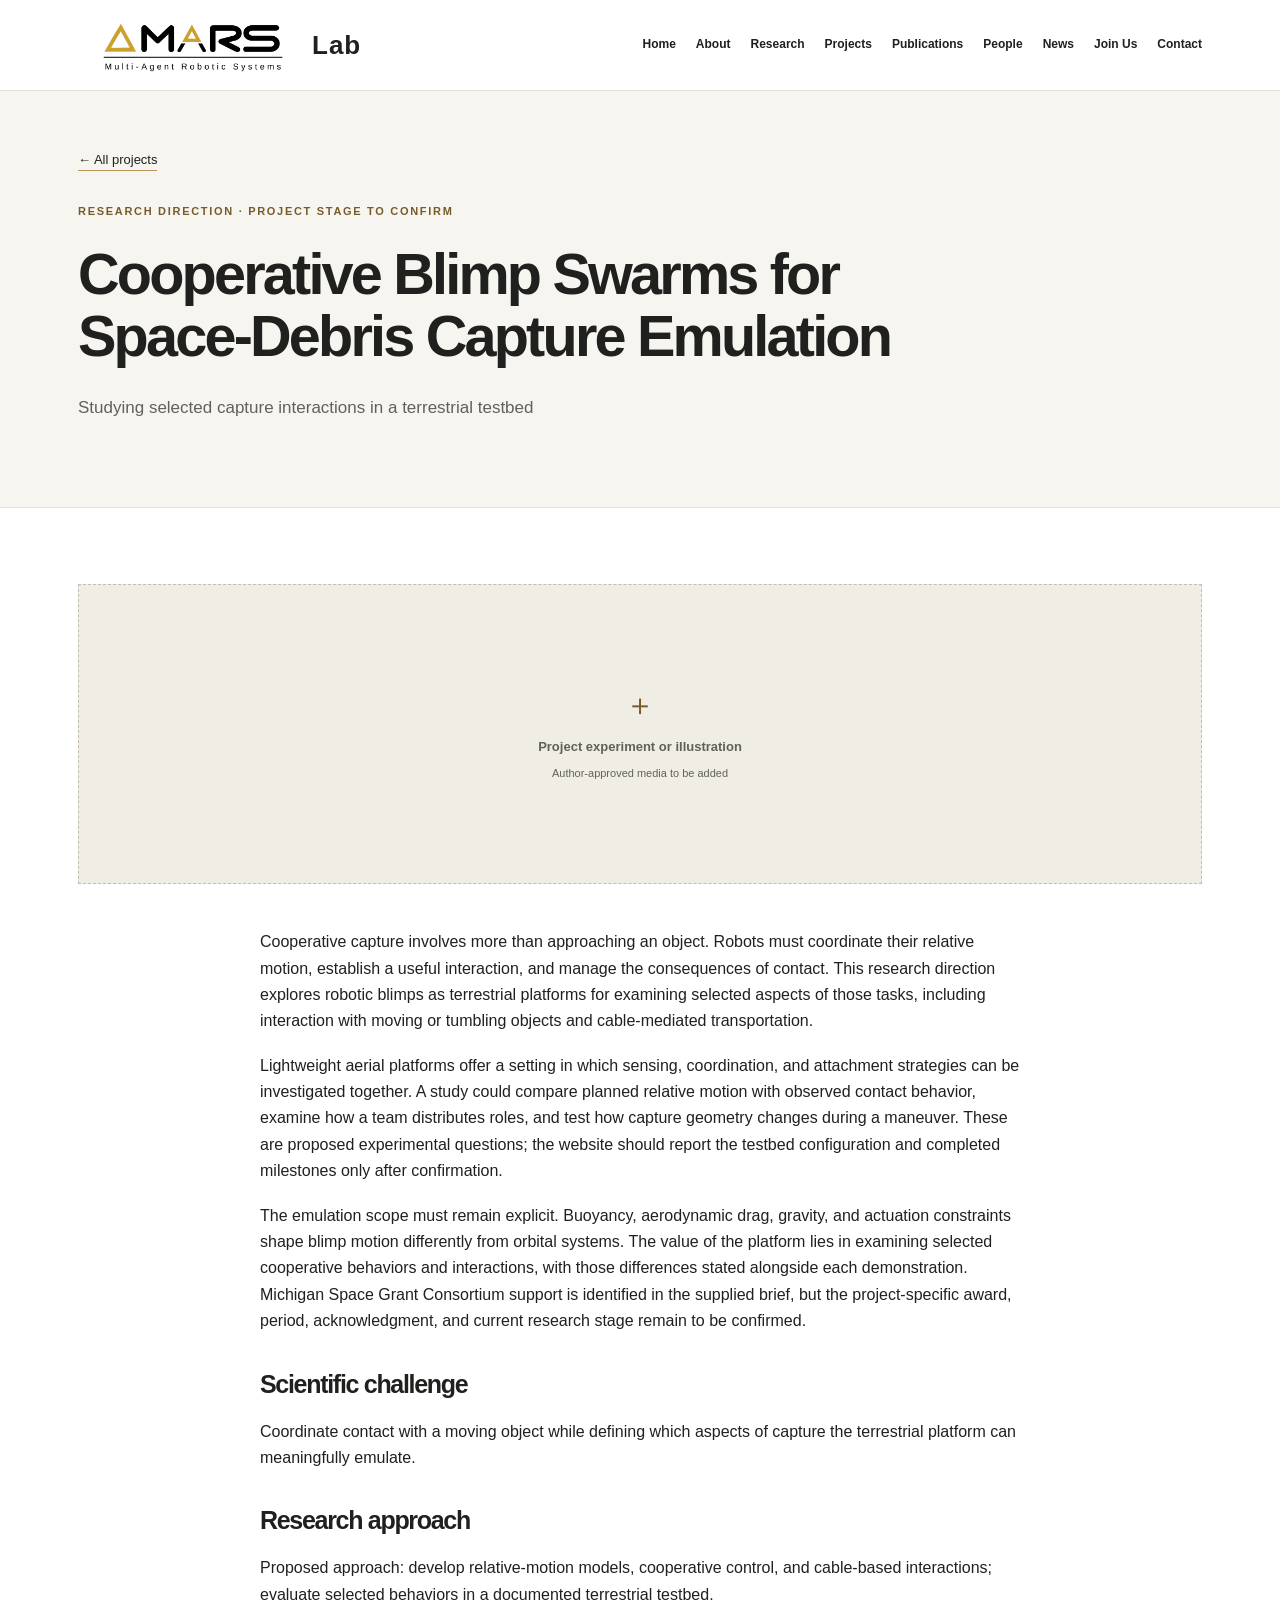
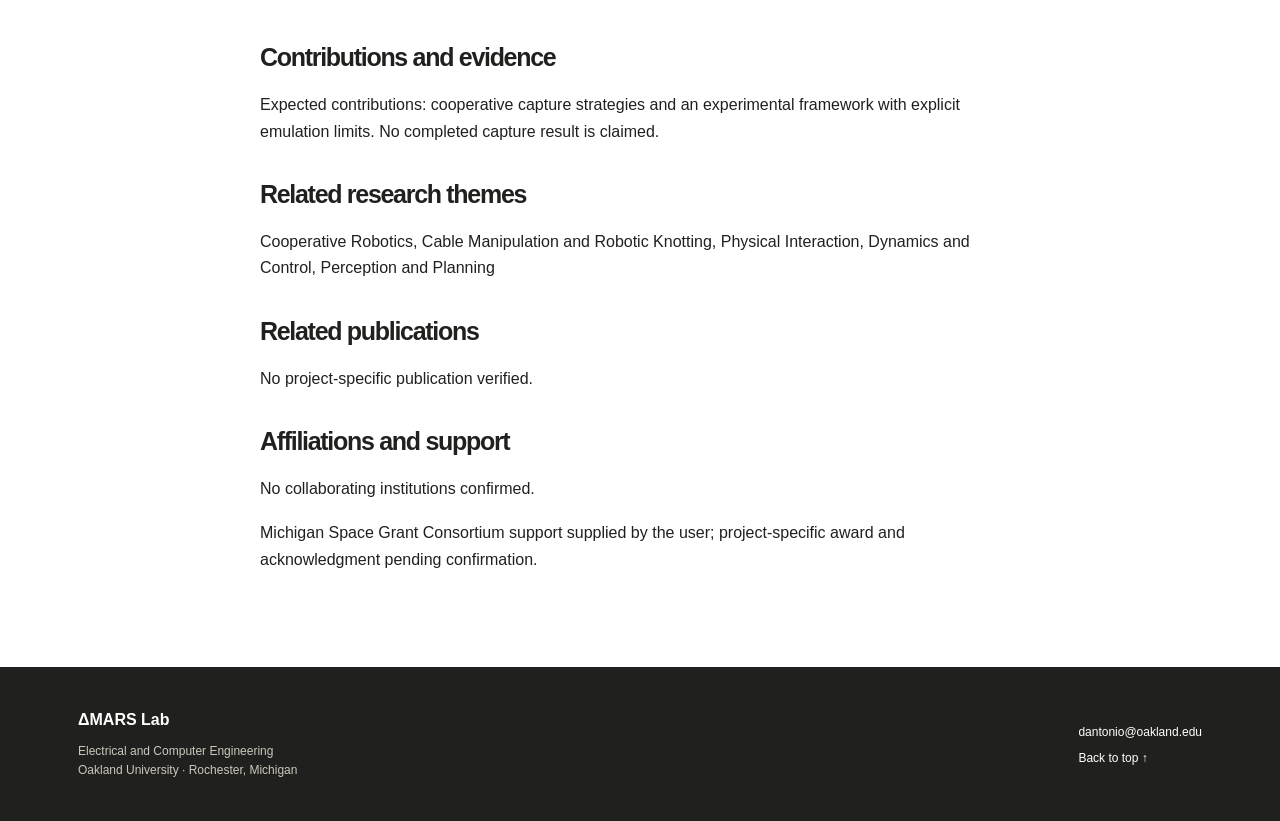
<file: project-blimp-capture.html>
<!DOCTYPE html>
<html lang="en"><head><meta charset="utf-8"><meta name="viewport" content="width=device-width, initial-scale=1">
<title>Cooperative Blimp Swarms for Space-Debris Capture Emulation | ΔMARS Lab · Oakland University</title><meta name="description" content="ΔMARS Lab at Oakland University studies cooperative robotics, physical interaction, and autonomous manipulation, with a distinctive focus on cables and robotic knotting.">
<meta property="og:title" content="Cooperative Blimp Swarms for Space-Debris Capture Emulation | ΔMARS Lab"><meta property="og:description" content="Advancing autonomous robotics through cooperative coordination, physical interaction, and intelligent manipulation."><meta property="og:type" content="website">
<link rel="icon" href="assets/img/lab-mark.svg" type="image/svg+xml"><link rel="stylesheet" href="assets/vendor/bootstrap/css/bootstrap.min.css"><link rel="stylesheet" href="assets/css/lab.css"><link rel="stylesheet" href="assets/vendor/bootstrap-icons/bootstrap-icons.css"></head>
<body><a class="skip-link" href="#main">Skip to content</a><header class="lab-header"><div class="container header-inner"><a class="brand" href="index.html"><span class="brand-wordmark"><img class="brand-logo" src="assets/img/delta-mars-logo.png" alt="ΔMARS"><span class="brand-lab">Lab</span></span></a><button class="menu-toggle" type="button" aria-controls="navigation" aria-expanded="false">Menu</button><nav id="navigation" aria-label="Main navigation"><a href="index.html#hero">Home</a><a href="index.html#about">About</a><a href="index.html#research">Research</a><a href="index.html#projects">Projects</a><a href="index.html#publications">Publications</a><a href="index.html#people">People</a><a href="index.html#news">News</a><a href="index.html#join">Join Us</a><a href="index.html#contact">Contact</a></nav></div></header>
<main id="main"><section id="hero" class="project-hero"><div class="container"><a class="text-link" href="index.html#projects">← All projects</a><p class="eyebrow">Research direction · project stage to confirm</p><h1>Cooperative Blimp Swarms for Space-Debris Capture Emulation</h1><p class="hero-description">Studying selected capture interactions in a terrestrial testbed</p></div></section><section class="content-section"><div class="container project-content"><div class="media-slot"><span class="media-cross" aria-hidden="true">＋</span><span>Project experiment or illustration</span><small>Author-approved media to be added</small></div><div class="project-prose"><p>Cooperative capture involves more than approaching an object. Robots must coordinate their relative motion, establish a useful interaction, and manage the consequences of contact. This research direction explores robotic blimps as terrestrial platforms for examining selected aspects of those tasks, including interaction with moving or tumbling objects and cable-mediated transportation.</p><p>Lightweight aerial platforms offer a setting in which sensing, coordination, and attachment strategies can be investigated together. A study could compare planned relative motion with observed contact behavior, examine how a team distributes roles, and test how capture geometry changes during a maneuver. These are proposed experimental questions; the website should report the testbed configuration and completed milestones only after confirmation.</p><p>The emulation scope must remain explicit. Buoyancy, aerodynamic drag, gravity, and actuation constraints shape blimp motion differently from orbital systems. The value of the platform lies in examining selected cooperative behaviors and interactions, with those differences stated alongside each demonstration. Michigan Space Grant Consortium support is identified in the supplied brief, but the project-specific award, period, acknowledgment, and current research stage remain to be confirmed.</p><h2>Scientific challenge</h2><p>Coordinate contact with a moving object while defining which aspects of capture the terrestrial platform can meaningfully emulate.</p><h2>Research approach</h2><p>Proposed approach: develop relative-motion models, cooperative control, and cable-based interactions; evaluate selected behaviors in a documented terrestrial testbed.</p><h2>Contributions and evidence</h2><p>Expected contributions: cooperative capture strategies and an experimental framework with explicit emulation limits. No completed capture result is claimed.</p><h2>Related research themes</h2><p>Cooperative Robotics, Cable Manipulation and Robotic Knotting, Physical Interaction, Dynamics and Control, Perception and Planning</p><h2>Related publications</h2><p>No project-specific publication verified.</p><h2>Affiliations and support</h2><p>No collaborating institutions confirmed.</p><p>Michigan Space Grant Consortium support supplied by the user; project-specific award and acknowledgment pending confirmation.</p></div></div></section></main><footer><div class="container footer-inner"><div><strong>ΔMARS Lab</strong><p>Electrical and Computer Engineering<br>Oakland University · Rochester, Michigan</p></div><div><a href="mailto:dantonio@oakland.edu">dantonio@oakland.edu</a><br><a href="index.html#hero">Back to top ↑</a></div></div></footer><script src="assets/js/lab.js"></script></body></html>
</file>
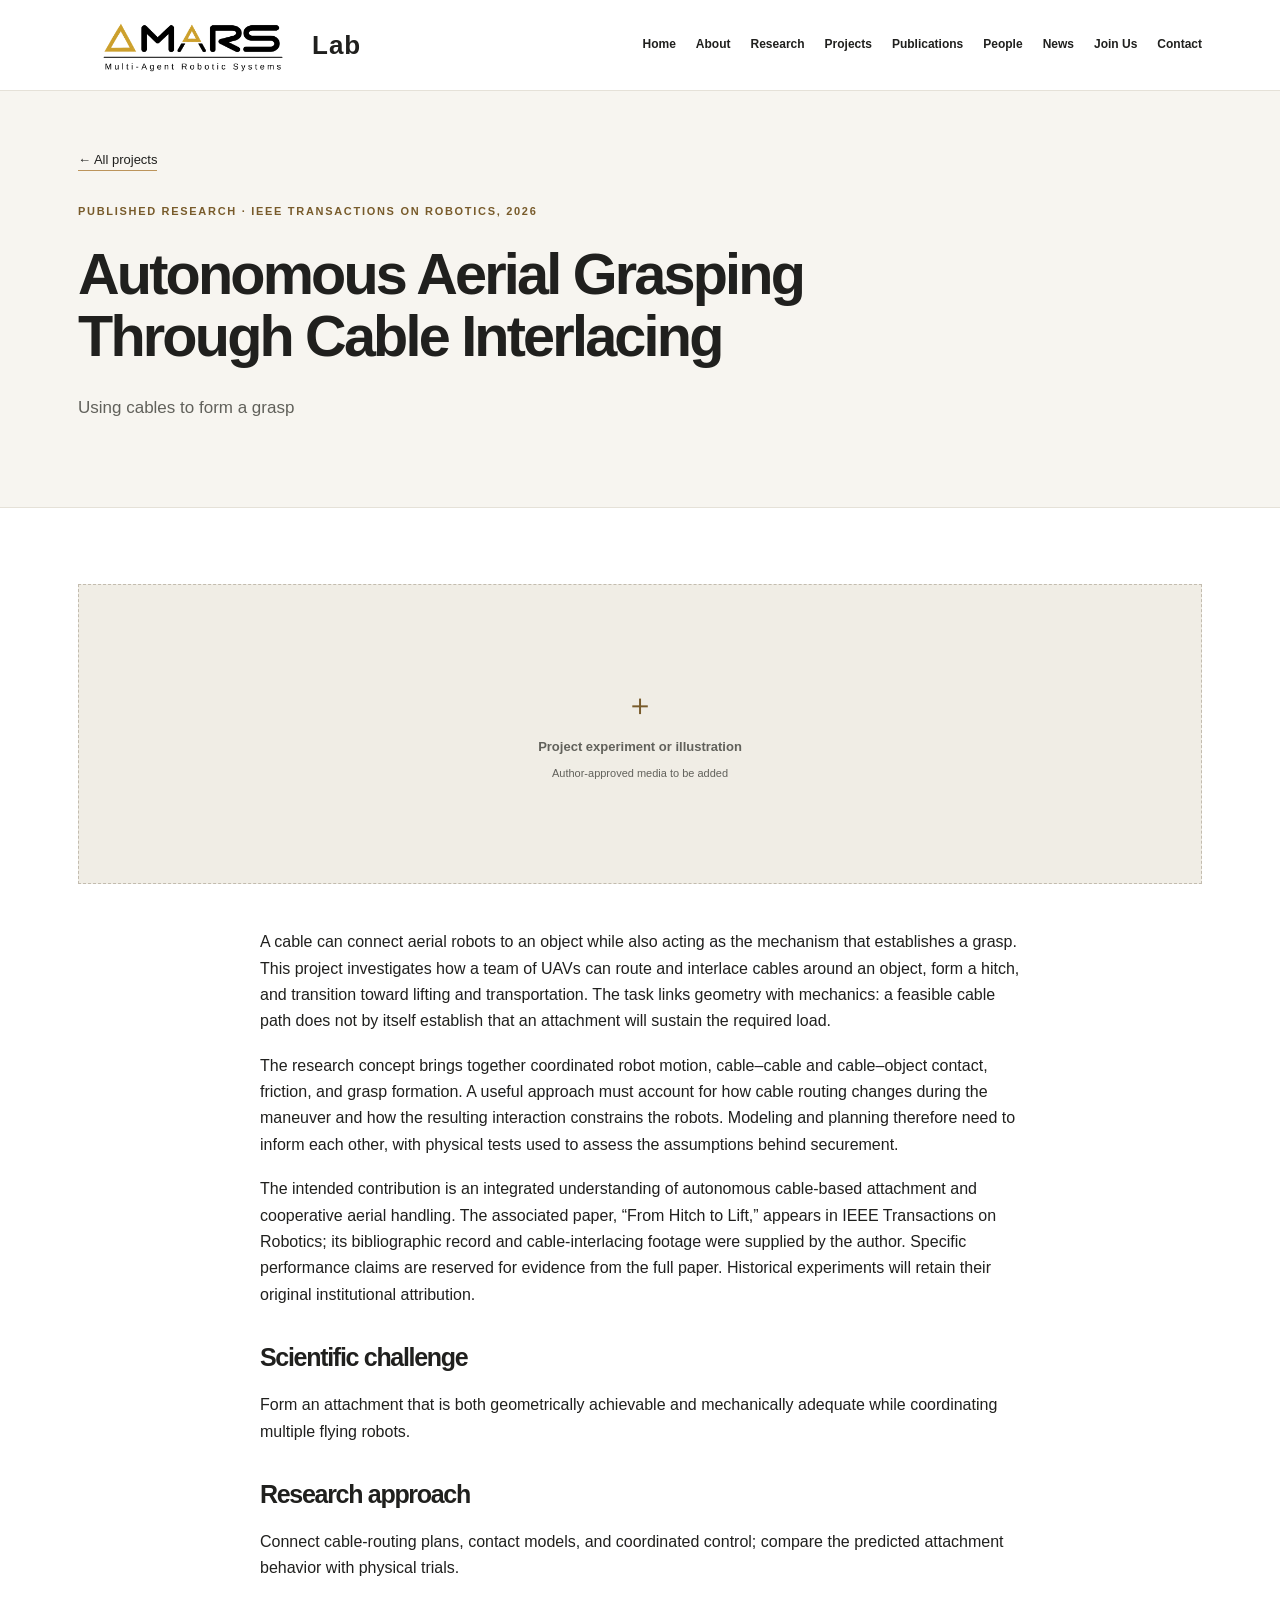
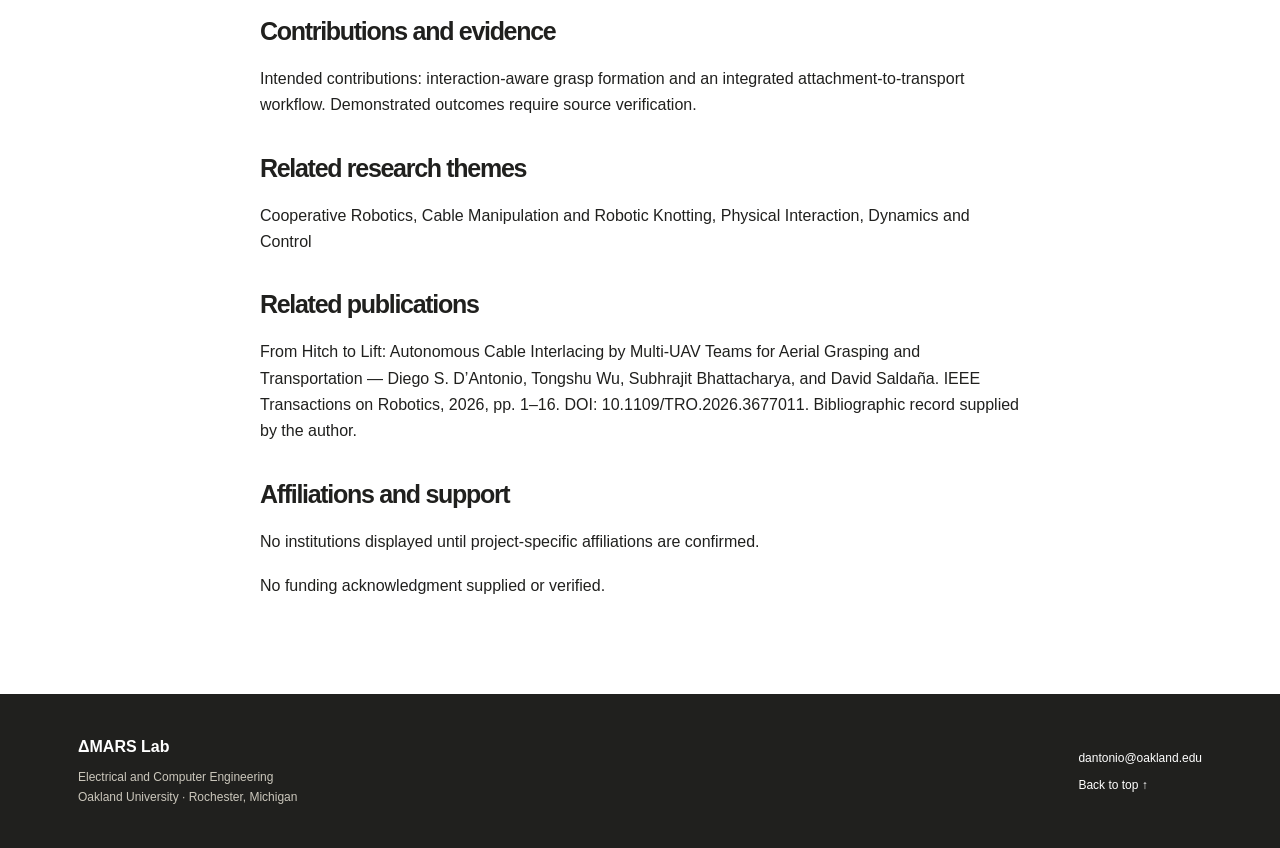
<file: project-cable-interlacing.html>
<!DOCTYPE html>
<html lang="en"><head><meta charset="utf-8"><meta name="viewport" content="width=device-width, initial-scale=1">
<title>Autonomous Aerial Grasping Through Cable Interlacing | ΔMARS Lab · Oakland University</title><meta name="description" content="ΔMARS Lab at Oakland University studies cooperative robotics, physical interaction, and autonomous manipulation, with a distinctive focus on cables and robotic knotting.">
<meta property="og:title" content="Autonomous Aerial Grasping Through Cable Interlacing | ΔMARS Lab"><meta property="og:description" content="Advancing autonomous robotics through cooperative coordination, physical interaction, and intelligent manipulation."><meta property="og:type" content="website">
<link rel="icon" href="assets/img/lab-mark.svg" type="image/svg+xml"><link rel="stylesheet" href="assets/vendor/bootstrap/css/bootstrap.min.css"><link rel="stylesheet" href="assets/css/lab.css"><link rel="stylesheet" href="assets/vendor/bootstrap-icons/bootstrap-icons.css"></head>
<body><a class="skip-link" href="#main">Skip to content</a><header class="lab-header"><div class="container header-inner"><a class="brand" href="index.html"><span class="brand-wordmark"><img class="brand-logo" src="assets/img/delta-mars-logo.png" alt="ΔMARS"><span class="brand-lab">Lab</span></span></a><button class="menu-toggle" type="button" aria-controls="navigation" aria-expanded="false">Menu</button><nav id="navigation" aria-label="Main navigation"><a href="index.html#hero">Home</a><a href="index.html#about">About</a><a href="index.html#research">Research</a><a href="index.html#projects">Projects</a><a href="index.html#publications">Publications</a><a href="index.html#people">People</a><a href="index.html#news">News</a><a href="index.html#join">Join Us</a><a href="index.html#contact">Contact</a></nav></div></header>
<main id="main"><section id="hero" class="project-hero"><div class="container"><a class="text-link" href="index.html#projects">← All projects</a><p class="eyebrow">Published research · IEEE Transactions on Robotics, 2026</p><h1>Autonomous Aerial Grasping Through Cable Interlacing</h1><p class="hero-description">Using cables to form a grasp</p></div></section><section class="content-section"><div class="container project-content"><div class="media-slot"><span class="media-cross" aria-hidden="true">＋</span><span>Project experiment or illustration</span><small>Author-approved media to be added</small></div><div class="project-prose"><p>A cable can connect aerial robots to an object while also acting as the mechanism that establishes a grasp. This project investigates how a team of UAVs can route and interlace cables around an object, form a hitch, and transition toward lifting and transportation. The task links geometry with mechanics: a feasible cable path does not by itself establish that an attachment will sustain the required load.</p><p>The research concept brings together coordinated robot motion, cable–cable and cable–object contact, friction, and grasp formation. A useful approach must account for how cable routing changes during the maneuver and how the resulting interaction constrains the robots. Modeling and planning therefore need to inform each other, with physical tests used to assess the assumptions behind securement.</p><p>The intended contribution is an integrated understanding of autonomous cable-based attachment and cooperative aerial handling. The associated paper, “From Hitch to Lift,” appears in IEEE Transactions on Robotics; its bibliographic record and cable-interlacing footage were supplied by the author. Specific performance claims are reserved for evidence from the full paper. Historical experiments will retain their original institutional attribution.</p><h2>Scientific challenge</h2><p>Form an attachment that is both geometrically achievable and mechanically adequate while coordinating multiple flying robots.</p><h2>Research approach</h2><p>Connect cable-routing plans, contact models, and coordinated control; compare the predicted attachment behavior with physical trials.</p><h2>Contributions and evidence</h2><p>Intended contributions: interaction-aware grasp formation and an integrated attachment-to-transport workflow. Demonstrated outcomes require source verification.</p><h2>Related research themes</h2><p>Cooperative Robotics, Cable Manipulation and Robotic Knotting, Physical Interaction, Dynamics and Control</p><h2>Related publications</h2><p>From Hitch to Lift: Autonomous Cable Interlacing by Multi-UAV Teams for Aerial Grasping and Transportation — Diego S. D’Antonio, Tongshu Wu, Subhrajit Bhattacharya, and David Saldaña. IEEE Transactions on Robotics, 2026, pp. 1–16. DOI: 10.1109/TRO.2026.3677011. Bibliographic record supplied by the author.</p><h2>Affiliations and support</h2><p>No institutions displayed until project-specific affiliations are confirmed.</p><p>No funding acknowledgment supplied or verified.</p></div></div></section></main><footer><div class="container footer-inner"><div><strong>ΔMARS Lab</strong><p>Electrical and Computer Engineering<br>Oakland University · Rochester, Michigan</p></div><div><a href="mailto:dantonio@oakland.edu">dantonio@oakland.edu</a><br><a href="index.html#hero">Back to top ↑</a></div></div></footer><script src="assets/js/lab.js"></script></body></html>
</file>
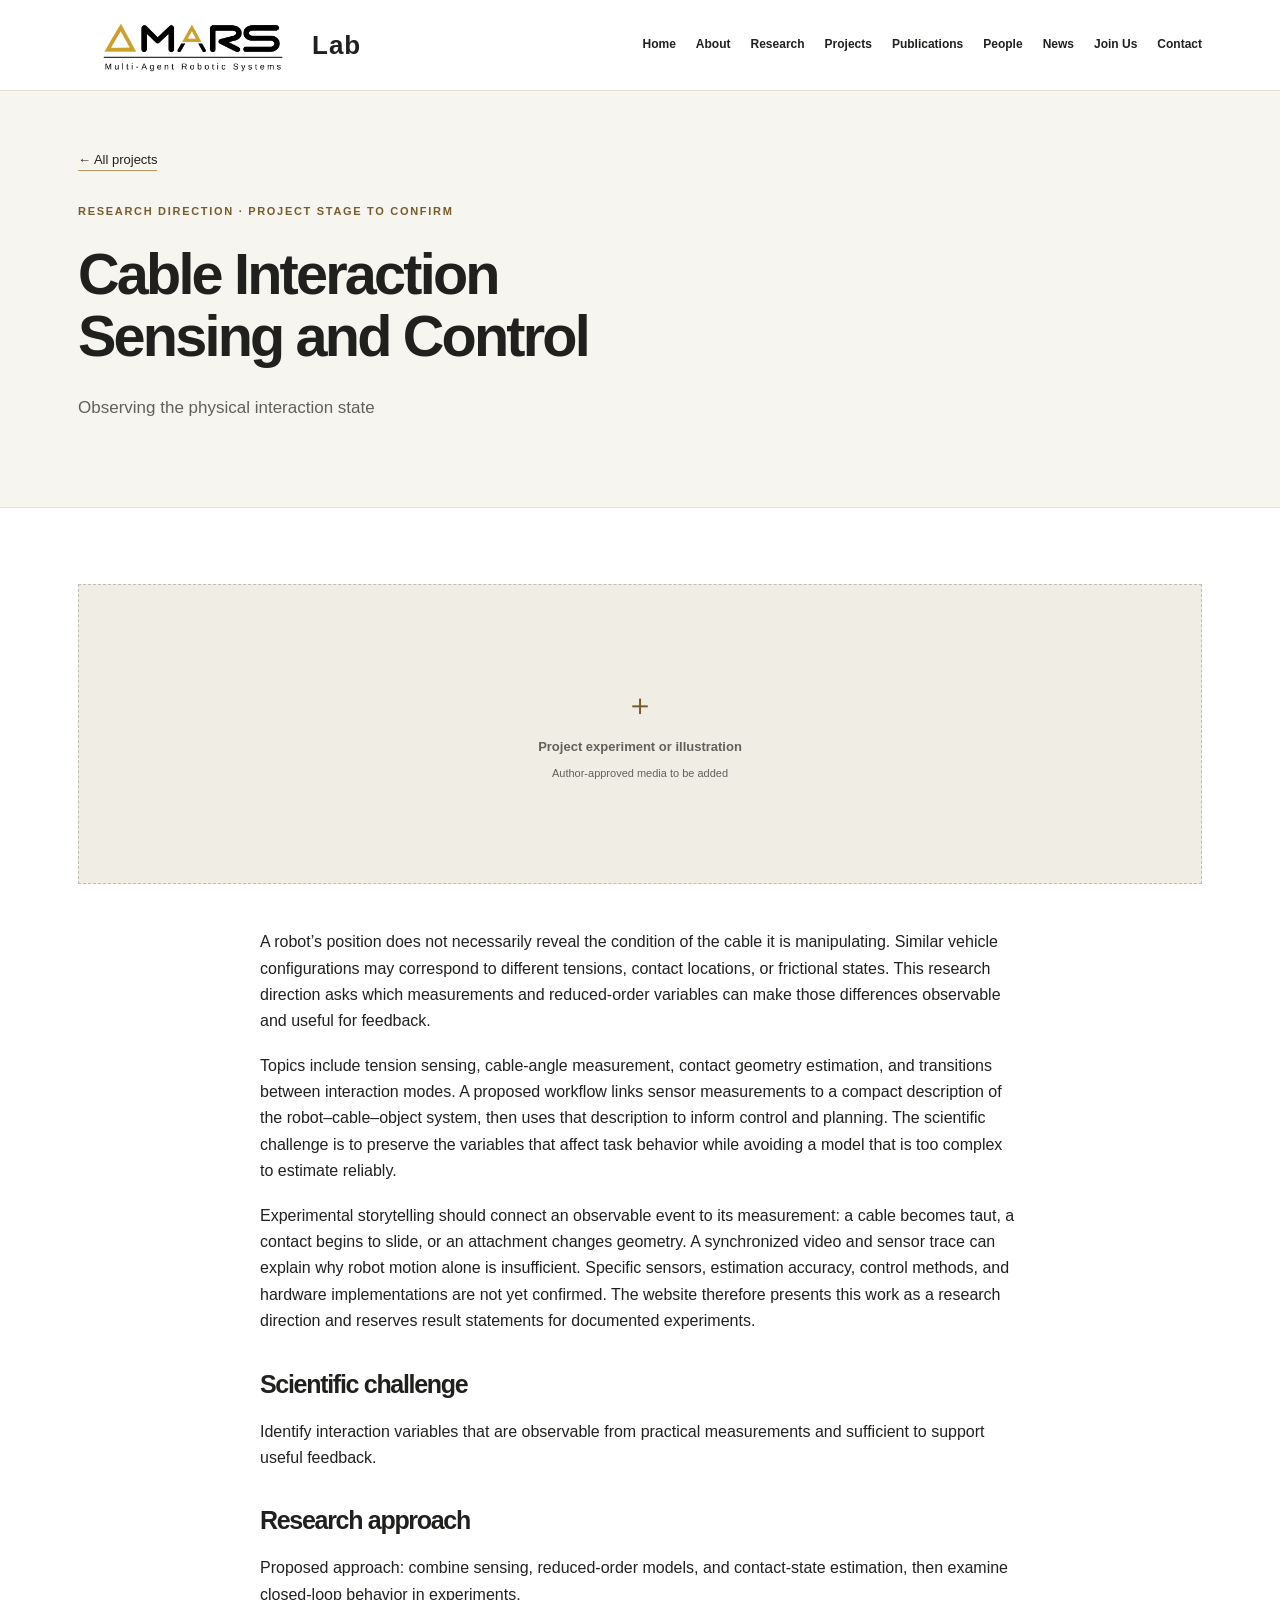
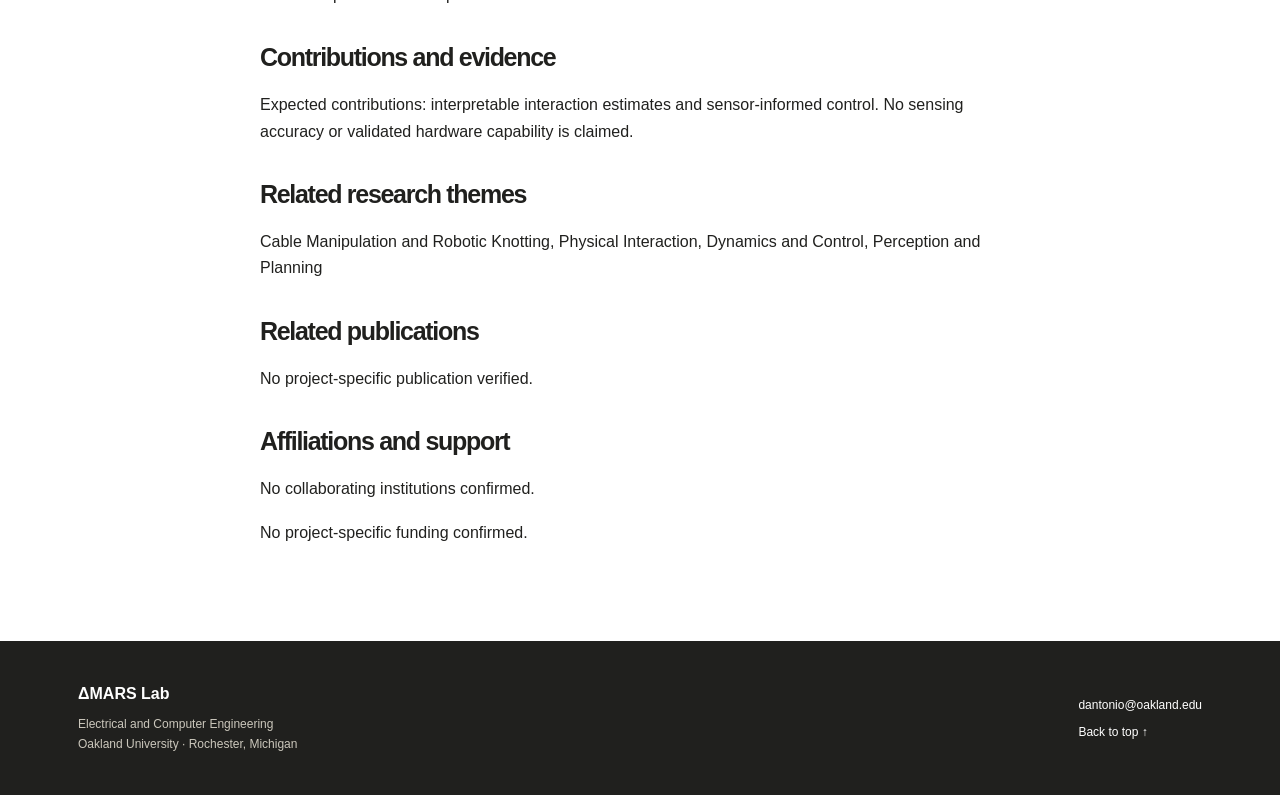
<file: project-cable-sensing.html>
<!DOCTYPE html>
<html lang="en"><head><meta charset="utf-8"><meta name="viewport" content="width=device-width, initial-scale=1">
<title>Cable Interaction Sensing and Control | ΔMARS Lab · Oakland University</title><meta name="description" content="ΔMARS Lab at Oakland University studies cooperative robotics, physical interaction, and autonomous manipulation, with a distinctive focus on cables and robotic knotting.">
<meta property="og:title" content="Cable Interaction Sensing and Control | ΔMARS Lab"><meta property="og:description" content="Advancing autonomous robotics through cooperative coordination, physical interaction, and intelligent manipulation."><meta property="og:type" content="website">
<link rel="icon" href="assets/img/lab-mark.svg" type="image/svg+xml"><link rel="stylesheet" href="assets/vendor/bootstrap/css/bootstrap.min.css"><link rel="stylesheet" href="assets/css/lab.css"><link rel="stylesheet" href="assets/vendor/bootstrap-icons/bootstrap-icons.css"></head>
<body><a class="skip-link" href="#main">Skip to content</a><header class="lab-header"><div class="container header-inner"><a class="brand" href="index.html"><span class="brand-wordmark"><img class="brand-logo" src="assets/img/delta-mars-logo.png" alt="ΔMARS"><span class="brand-lab">Lab</span></span></a><button class="menu-toggle" type="button" aria-controls="navigation" aria-expanded="false">Menu</button><nav id="navigation" aria-label="Main navigation"><a href="index.html#hero">Home</a><a href="index.html#about">About</a><a href="index.html#research">Research</a><a href="index.html#projects">Projects</a><a href="index.html#publications">Publications</a><a href="index.html#people">People</a><a href="index.html#news">News</a><a href="index.html#join">Join Us</a><a href="index.html#contact">Contact</a></nav></div></header>
<main id="main"><section id="hero" class="project-hero"><div class="container"><a class="text-link" href="index.html#projects">← All projects</a><p class="eyebrow">Research direction · project stage to confirm</p><h1>Cable Interaction Sensing and Control</h1><p class="hero-description">Observing the physical interaction state</p></div></section><section class="content-section"><div class="container project-content"><div class="media-slot"><span class="media-cross" aria-hidden="true">＋</span><span>Project experiment or illustration</span><small>Author-approved media to be added</small></div><div class="project-prose"><p>A robot’s position does not necessarily reveal the condition of the cable it is manipulating. Similar vehicle configurations may correspond to different tensions, contact locations, or frictional states. This research direction asks which measurements and reduced-order variables can make those differences observable and useful for feedback.</p><p>Topics include tension sensing, cable-angle measurement, contact geometry estimation, and transitions between interaction modes. A proposed workflow links sensor measurements to a compact description of the robot–cable–object system, then uses that description to inform control and planning. The scientific challenge is to preserve the variables that affect task behavior while avoiding a model that is too complex to estimate reliably.</p><p>Experimental storytelling should connect an observable event to its measurement: a cable becomes taut, a contact begins to slide, or an attachment changes geometry. A synchronized video and sensor trace can explain why robot motion alone is insufficient. Specific sensors, estimation accuracy, control methods, and hardware implementations are not yet confirmed. The website therefore presents this work as a research direction and reserves result statements for documented experiments.</p><h2>Scientific challenge</h2><p>Identify interaction variables that are observable from practical measurements and sufficient to support useful feedback.</p><h2>Research approach</h2><p>Proposed approach: combine sensing, reduced-order models, and contact-state estimation, then examine closed-loop behavior in experiments.</p><h2>Contributions and evidence</h2><p>Expected contributions: interpretable interaction estimates and sensor-informed control. No sensing accuracy or validated hardware capability is claimed.</p><h2>Related research themes</h2><p>Cable Manipulation and Robotic Knotting, Physical Interaction, Dynamics and Control, Perception and Planning</p><h2>Related publications</h2><p>No project-specific publication verified.</p><h2>Affiliations and support</h2><p>No collaborating institutions confirmed.</p><p>No project-specific funding confirmed.</p></div></div></section></main><footer><div class="container footer-inner"><div><strong>ΔMARS Lab</strong><p>Electrical and Computer Engineering<br>Oakland University · Rochester, Michigan</p></div><div><a href="mailto:dantonio@oakland.edu">dantonio@oakland.edu</a><br><a href="index.html#hero">Back to top ↑</a></div></div></footer><script src="assets/js/lab.js"></script></body></html>
</file>
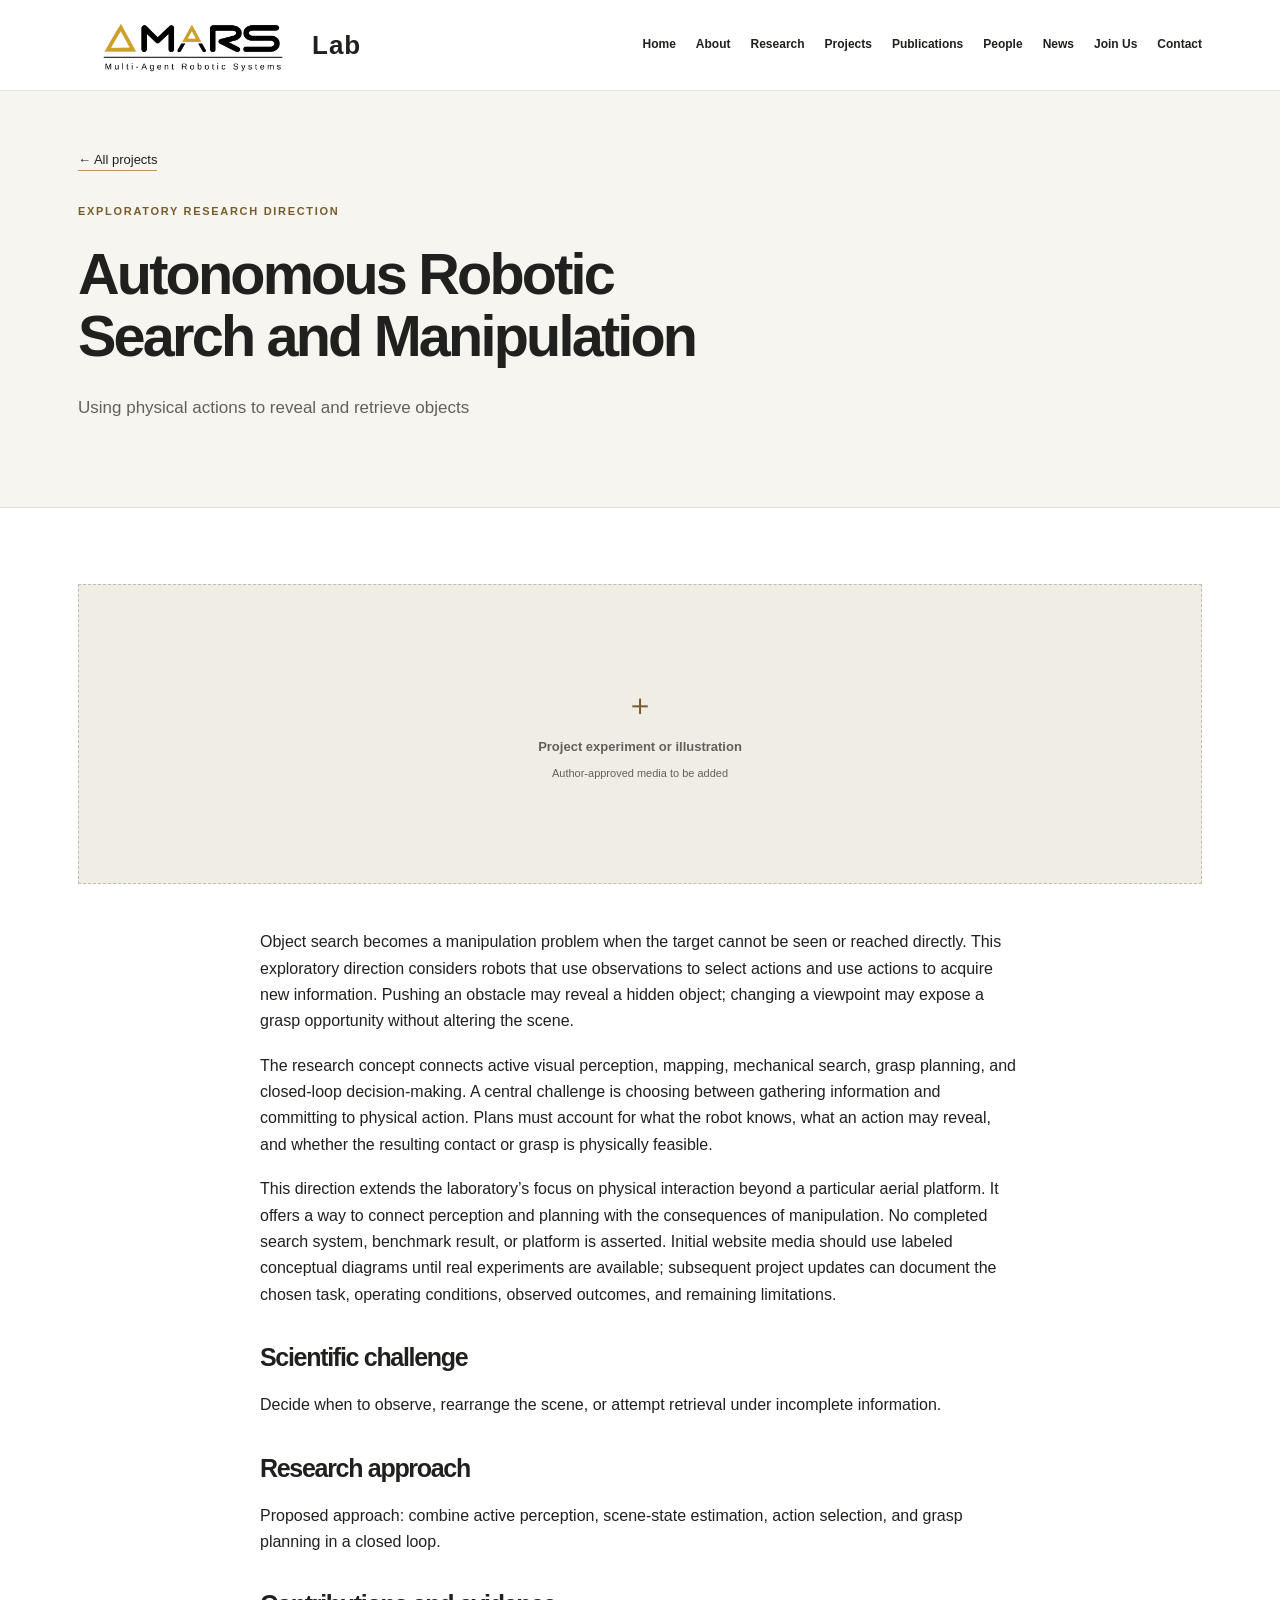
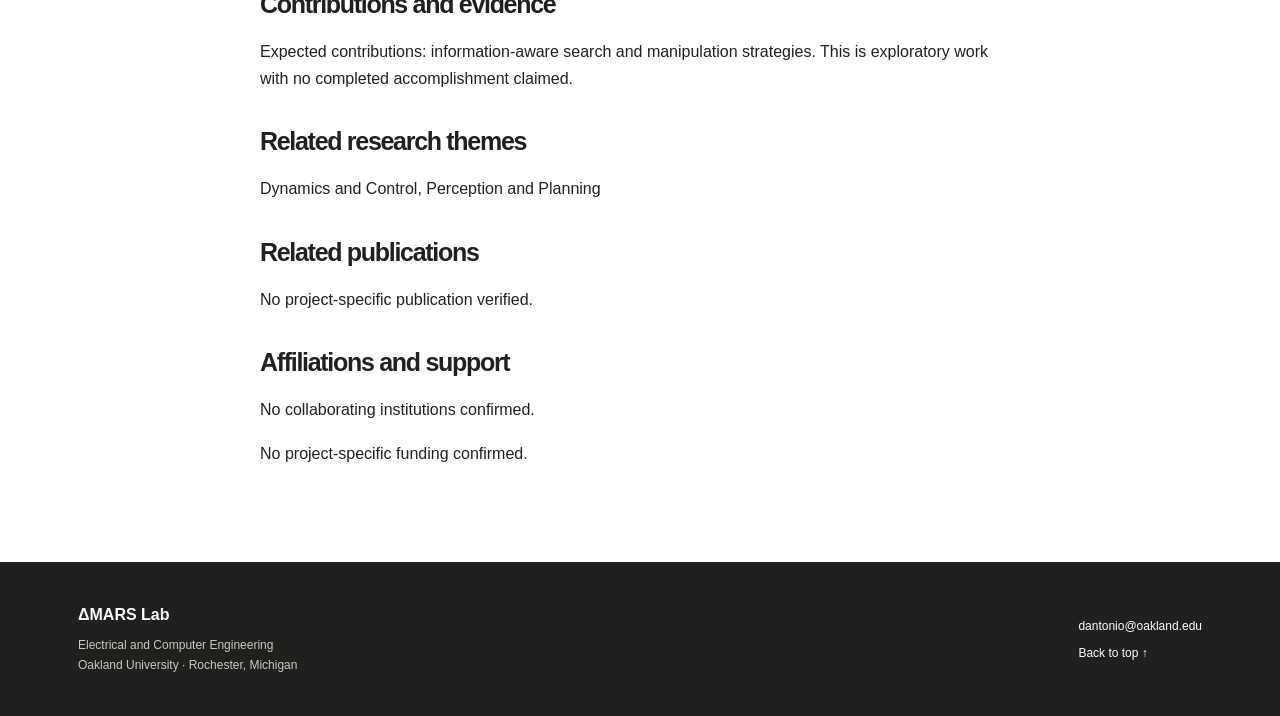
<file: project-robot-search.html>
<!DOCTYPE html>
<html lang="en"><head><meta charset="utf-8"><meta name="viewport" content="width=device-width, initial-scale=1">
<title>Autonomous Robotic Search and Manipulation | ΔMARS Lab · Oakland University</title><meta name="description" content="ΔMARS Lab at Oakland University studies cooperative robotics, physical interaction, and autonomous manipulation, with a distinctive focus on cables and robotic knotting.">
<meta property="og:title" content="Autonomous Robotic Search and Manipulation | ΔMARS Lab"><meta property="og:description" content="Advancing autonomous robotics through cooperative coordination, physical interaction, and intelligent manipulation."><meta property="og:type" content="website">
<link rel="icon" href="assets/img/lab-mark.svg" type="image/svg+xml"><link rel="stylesheet" href="assets/vendor/bootstrap/css/bootstrap.min.css"><link rel="stylesheet" href="assets/css/lab.css"><link rel="stylesheet" href="assets/vendor/bootstrap-icons/bootstrap-icons.css"></head>
<body><a class="skip-link" href="#main">Skip to content</a><header class="lab-header"><div class="container header-inner"><a class="brand" href="index.html"><span class="brand-wordmark"><img class="brand-logo" src="assets/img/delta-mars-logo.png" alt="ΔMARS"><span class="brand-lab">Lab</span></span></a><button class="menu-toggle" type="button" aria-controls="navigation" aria-expanded="false">Menu</button><nav id="navigation" aria-label="Main navigation"><a href="index.html#hero">Home</a><a href="index.html#about">About</a><a href="index.html#research">Research</a><a href="index.html#projects">Projects</a><a href="index.html#publications">Publications</a><a href="index.html#people">People</a><a href="index.html#news">News</a><a href="index.html#join">Join Us</a><a href="index.html#contact">Contact</a></nav></div></header>
<main id="main"><section id="hero" class="project-hero"><div class="container"><a class="text-link" href="index.html#projects">← All projects</a><p class="eyebrow">Exploratory research direction</p><h1>Autonomous Robotic Search and Manipulation</h1><p class="hero-description">Using physical actions to reveal and retrieve objects</p></div></section><section class="content-section"><div class="container project-content"><div class="media-slot"><span class="media-cross" aria-hidden="true">＋</span><span>Project experiment or illustration</span><small>Author-approved media to be added</small></div><div class="project-prose"><p>Object search becomes a manipulation problem when the target cannot be seen or reached directly. This exploratory direction considers robots that use observations to select actions and use actions to acquire new information. Pushing an obstacle may reveal a hidden object; changing a viewpoint may expose a grasp opportunity without altering the scene.</p><p>The research concept connects active visual perception, mapping, mechanical search, grasp planning, and closed-loop decision-making. A central challenge is choosing between gathering information and committing to physical action. Plans must account for what the robot knows, what an action may reveal, and whether the resulting contact or grasp is physically feasible.</p><p>This direction extends the laboratory’s focus on physical interaction beyond a particular aerial platform. It offers a way to connect perception and planning with the consequences of manipulation. No completed search system, benchmark result, or platform is asserted. Initial website media should use labeled conceptual diagrams until real experiments are available; subsequent project updates can document the chosen task, operating conditions, observed outcomes, and remaining limitations.</p><h2>Scientific challenge</h2><p>Decide when to observe, rearrange the scene, or attempt retrieval under incomplete information.</p><h2>Research approach</h2><p>Proposed approach: combine active perception, scene-state estimation, action selection, and grasp planning in a closed loop.</p><h2>Contributions and evidence</h2><p>Expected contributions: information-aware search and manipulation strategies. This is exploratory work with no completed accomplishment claimed.</p><h2>Related research themes</h2><p>Dynamics and Control, Perception and Planning</p><h2>Related publications</h2><p>No project-specific publication verified.</p><h2>Affiliations and support</h2><p>No collaborating institutions confirmed.</p><p>No project-specific funding confirmed.</p></div></div></section></main><footer><div class="container footer-inner"><div><strong>ΔMARS Lab</strong><p>Electrical and Computer Engineering<br>Oakland University · Rochester, Michigan</p></div><div><a href="mailto:dantonio@oakland.edu">dantonio@oakland.edu</a><br><a href="index.html#hero">Back to top ↑</a></div></div></footer><script src="assets/js/lab.js"></script></body></html>
</file>
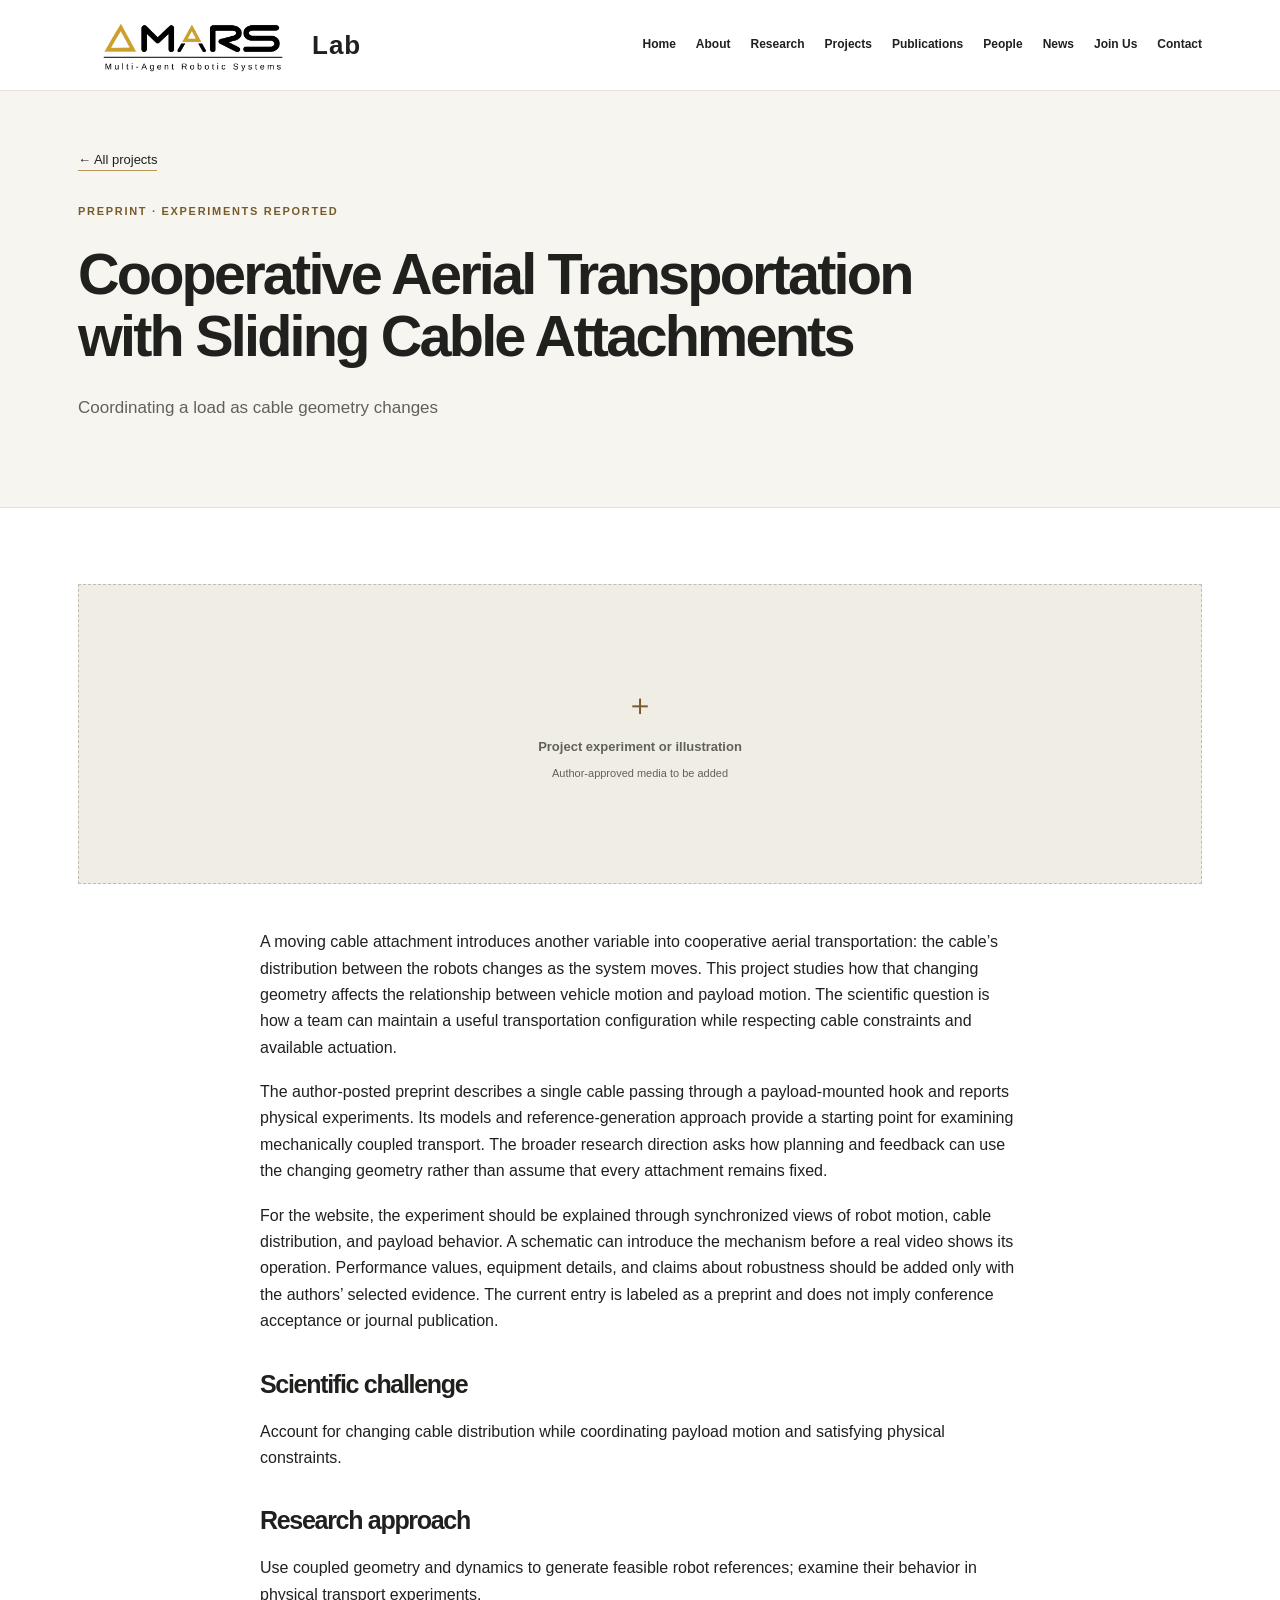
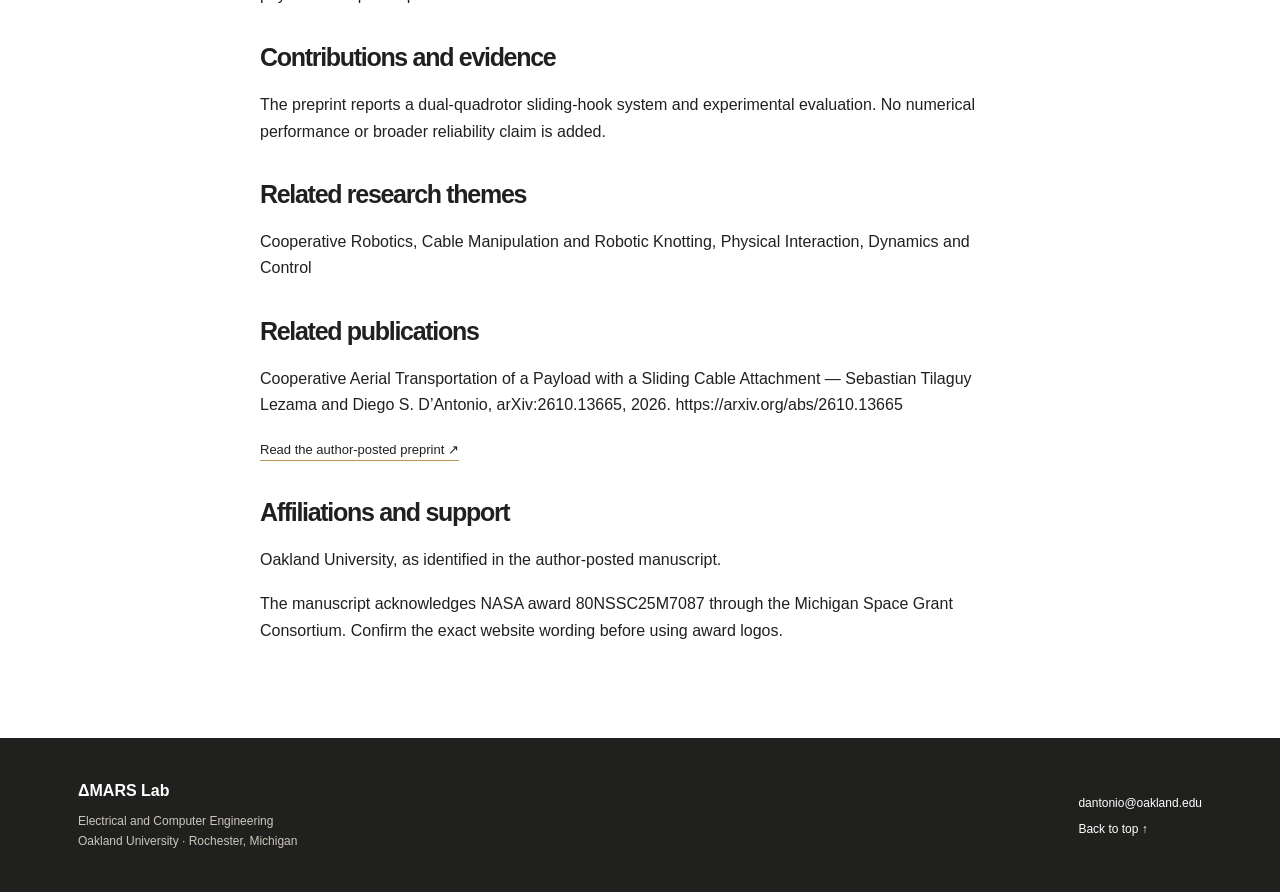
<file: project-sliding-transport.html>
<!DOCTYPE html>
<html lang="en"><head><meta charset="utf-8"><meta name="viewport" content="width=device-width, initial-scale=1">
<title>Cooperative Aerial Transportation with Sliding Cable Attachments | ΔMARS Lab · Oakland University</title><meta name="description" content="ΔMARS Lab at Oakland University studies cooperative robotics, physical interaction, and autonomous manipulation, with a distinctive focus on cables and robotic knotting.">
<meta property="og:title" content="Cooperative Aerial Transportation with Sliding Cable Attachments | ΔMARS Lab"><meta property="og:description" content="Advancing autonomous robotics through cooperative coordination, physical interaction, and intelligent manipulation."><meta property="og:type" content="website">
<link rel="icon" href="assets/img/lab-mark.svg" type="image/svg+xml"><link rel="stylesheet" href="assets/vendor/bootstrap/css/bootstrap.min.css"><link rel="stylesheet" href="assets/css/lab.css"><link rel="stylesheet" href="assets/vendor/bootstrap-icons/bootstrap-icons.css"></head>
<body><a class="skip-link" href="#main">Skip to content</a><header class="lab-header"><div class="container header-inner"><a class="brand" href="index.html"><span class="brand-wordmark"><img class="brand-logo" src="assets/img/delta-mars-logo.png" alt="ΔMARS"><span class="brand-lab">Lab</span></span></a><button class="menu-toggle" type="button" aria-controls="navigation" aria-expanded="false">Menu</button><nav id="navigation" aria-label="Main navigation"><a href="index.html#hero">Home</a><a href="index.html#about">About</a><a href="index.html#research">Research</a><a href="index.html#projects">Projects</a><a href="index.html#publications">Publications</a><a href="index.html#people">People</a><a href="index.html#news">News</a><a href="index.html#join">Join Us</a><a href="index.html#contact">Contact</a></nav></div></header>
<main id="main"><section id="hero" class="project-hero"><div class="container"><a class="text-link" href="index.html#projects">← All projects</a><p class="eyebrow">Preprint · experiments reported</p><h1>Cooperative Aerial Transportation with Sliding Cable Attachments</h1><p class="hero-description">Coordinating a load as cable geometry changes</p></div></section><section class="content-section"><div class="container project-content"><div class="media-slot"><span class="media-cross" aria-hidden="true">＋</span><span>Project experiment or illustration</span><small>Author-approved media to be added</small></div><div class="project-prose"><p>A moving cable attachment introduces another variable into cooperative aerial transportation: the cable’s distribution between the robots changes as the system moves. This project studies how that changing geometry affects the relationship between vehicle motion and payload motion. The scientific question is how a team can maintain a useful transportation configuration while respecting cable constraints and available actuation.</p><p>The author-posted preprint describes a single cable passing through a payload-mounted hook and reports physical experiments. Its models and reference-generation approach provide a starting point for examining mechanically coupled transport. The broader research direction asks how planning and feedback can use the changing geometry rather than assume that every attachment remains fixed.</p><p>For the website, the experiment should be explained through synchronized views of robot motion, cable distribution, and payload behavior. A schematic can introduce the mechanism before a real video shows its operation. Performance values, equipment details, and claims about robustness should be added only with the authors’ selected evidence. The current entry is labeled as a preprint and does not imply conference acceptance or journal publication.</p><h2>Scientific challenge</h2><p>Account for changing cable distribution while coordinating payload motion and satisfying physical constraints.</p><h2>Research approach</h2><p>Use coupled geometry and dynamics to generate feasible robot references; examine their behavior in physical transport experiments.</p><h2>Contributions and evidence</h2><p>The preprint reports a dual-quadrotor sliding-hook system and experimental evaluation. No numerical performance or broader reliability claim is added.</p><h2>Related research themes</h2><p>Cooperative Robotics, Cable Manipulation and Robotic Knotting, Physical Interaction, Dynamics and Control</p><h2>Related publications</h2><p>Cooperative Aerial Transportation of a Payload with a Sliding Cable Attachment — Sebastian Tilaguy Lezama and Diego S. D’Antonio, arXiv:2610.13665, 2026. https://arxiv.org/abs/2610.13665</p><a class="text-link" href="https://arxiv.org/abs/2610.13665">Read the author-posted preprint ↗</a><h2>Affiliations and support</h2><p>Oakland University, as identified in the author-posted manuscript.</p><p>The manuscript acknowledges NASA award 80NSSC25M7087 through the Michigan Space Grant Consortium. Confirm the exact website wording before using award logos.</p></div></div></section></main><footer><div class="container footer-inner"><div><strong>ΔMARS Lab</strong><p>Electrical and Computer Engineering<br>Oakland University · Rochester, Michigan</p></div><div><a href="mailto:dantonio@oakland.edu">dantonio@oakland.edu</a><br><a href="index.html#hero">Back to top ↑</a></div></div></footer><script src="assets/js/lab.js"></script></body></html>
</file>
<file: assets/css/lab.css>
:root{--ink:#20201e;--muted:#61615b;--gold:#bc945b;--gold-text:#785b2b;--line:#e5e1d8;--paper:#fff;--wash:#f7f5f0}
*{box-sizing:border-box}html{scroll-behavior:smooth;scroll-padding-top:110px}body{margin:0;color:var(--ink);background:var(--paper);font-family:Helvetica,Arial,sans-serif;line-height:1.65;font-size:16px}a{color:inherit;text-decoration:none}a:hover{color:var(--gold-text)}a:focus-visible,button:focus-visible,summary:focus-visible,select:focus-visible{outline:3px solid var(--gold);outline-offset:5px}.container{max-width:1180px;padding-left:28px;padding-right:28px}h1,h2,h3,h4{text-wrap:balance}p{margin:0 0 18px}h1{font-size:clamp(42px,4.9vw,67px);line-height:1.09;letter-spacing:-2.8px;margin:22px 0 26px;font-weight:600}h2{font-size:clamp(30px,3.2vw,42px);letter-spacing:-1.3px;line-height:1.16;margin:15px 0 20px;font-weight:600}h3{font-size:22px;line-height:1.3;letter-spacing:-.5px;margin:0 0 15px}h4{font-size:16px;line-height:1.4;margin:24px 0 12px}button,select{font:inherit}button{cursor:pointer}[hidden]{display:none!important}.skip-link{position:fixed;top:-100px;left:20px;padding:12px;background:white;z-index:100}.skip-link:focus{top:12px}.lab-header{position:sticky;top:0;z-index:20;background:rgba(255,255,255,.98);border-bottom:1px solid var(--line)}.header-inner{display:flex;justify-content:space-between;align-items:center;gap:24px;min-height:90px}.brand{display:flex;flex-direction:column;flex-shrink:0}.brand-name{font-size:24px;font-weight:700;letter-spacing:-.8px}.brand-name span{font-size:11px;letter-spacing:2px;margin-left:5px}.brand-affiliation{font-size:10px;text-transform:uppercase;letter-spacing:1.4px;color:var(--muted)}nav{display:flex;gap:20px;font-size:12px;font-weight:600}.menu-toggle{display:none}.lab-hero{padding:82px 0 0;background:var(--wash)}.hero-grid{display:grid;grid-template-columns:1.2fr 1fr;gap:55px;align-items:center}.eyebrow{font-size:11px;text-transform:uppercase;letter-spacing:1.7px;font-weight:700;color:var(--gold-text)}.hero-lab{font-size:13px;letter-spacing:3px;font-weight:700;margin:24px 0 -5px}h1 span{color:var(--gold-text)}.hero-description{font-size:17px;color:var(--muted);margin-bottom:30px;max-width:590px}.hero-links{display:flex;align-items:center;gap:25px;flex-wrap:wrap}.lab-button{display:inline-block;background:var(--ink);color:white;padding:14px 19px;font-size:13px;font-weight:600}.lab-button:hover{background:#38352d;color:white}.text-link{font-size:13px;border-bottom:1px solid var(--gold);padding-bottom:3px}.media-slot{min-height:160px;border:1px dashed #c3bcaf;background:#f0ede5;display:flex;align-items:center;justify-content:center;flex-direction:column;text-align:center;padding:24px;color:var(--muted);gap:8px}.media-slot>span:not(.media-cross){font-size:13px;font-weight:600}.media-slot small{font-size:11px;max-width:260px;line-height:1.5}.media-cross{font-size:30px;font-weight:300;color:var(--gold-text);line-height:1.2;margin-bottom:5px}.hero-media .media-slot{min-height:350px}.media-caption{font-size:11px;color:var(--muted);margin:12px 0}.research-path{display:flex;gap:22px;align-items:center;flex-wrap:wrap;padding-top:28px;padding-bottom:28px;margin-top:64px;border-top:1px solid var(--line);font-size:11px;letter-spacing:1.4px;text-transform:uppercase;font-weight:600}.research-path span[aria-hidden]{color:var(--gold-text)}.content-section{padding:76px 0;border-top:1px solid var(--line)}.wash{background:var(--wash)}.section-intro{margin-bottom:34px;max-width:750px}.section-description{color:var(--muted);max-width:650px}.about-grid{display:grid;grid-template-columns:1.25fr 1fr;gap:55px}.about-grid p{font-size:15px}.name-note{color:var(--gold-text);border-top:1px solid var(--line);padding-top:18px}.statement-panel{background:var(--wash);padding:28px 30px;border-top:3px solid var(--gold)}.statement-panel h3{font-size:18px}.statement-panel h3:not(:first-child){margin-top:32px}.principle-grid{display:grid;grid-template-columns:repeat(3,1fr);gap:35px;margin-top:40px;border-top:1px solid var(--line);padding-top:35px}.principle-grid h3{font-size:19px;margin-top:14px}.principle-grid p{font-size:14px;color:var(--muted)}.research-grid{display:grid;grid-template-columns:repeat(2,1fr);gap:24px}.research-card{border:1px solid var(--line);background:white}.research-card .media-slot{border:0;border-bottom:1px dashed #c3bcaf}.card-body{padding:26px}.card-body h3{margin-top:14px}.card-body p{font-size:15px;color:var(--muted)}details{margin-top:20px;font-size:14px;border-top:1px solid var(--line);padding-top:15px}summary{font-weight:600;cursor:pointer;color:var(--gold-text)}details[open] summary{margin-bottom:20px}details p,details li{font-size:14px}details li{margin-bottom:10px}.projects-grid{display:grid;grid-template-columns:repeat(3,minmax(0,1fr));gap:28px}.project-card{border:1px solid var(--line)}.project-card .card-body{padding:23px}.project-card h3{font-size:20px}.project-card p{font-size:14px}.project-card .media-slot{border:0;border-bottom:1px dashed #c3bcaf}.status{font-size:10px;line-height:1.5;color:var(--gold-text);font-weight:600;display:block}.selected-publications{display:grid;grid-template-columns:repeat(3,minmax(0,1fr));gap:25px;margin:40px 0}.featured-publication h3{font-size:19px;margin-top:20px}.featured-publication p{font-size:14px;color:var(--muted)}.reserved-publication .media-slot{min-height:230px}.filters{display:flex;align-items:end;gap:20px;flex-wrap:wrap;padding:22px 0;border-top:1px solid var(--line)}.filters label{font-size:12px;font-weight:600;display:flex;flex-direction:column;gap:7px}.filters select{font-size:13px;background:white;border:1px solid #b8b1a3;padding:9px 34px 9px 12px;min-width:150px}.filters button{border:1px solid #b8b1a3;background:white;font-size:13px;padding:9px 12px}.publication{padding:30px;border:1px solid var(--line);background:white;max-width:950px}.publication h3{margin-top:14px}.publication p{font-size:14px}.publication-venue{color:var(--gold-text)}.publication-links{display:flex;gap:22px;flex-wrap:wrap}.small-note{font-size:12px!important;color:var(--muted);margin-top:18px}pre{padding:20px;background:var(--wash);white-space:pre-wrap;overflow-wrap:anywhere;font-size:12px;margin:0}.empty-state{border:1px dashed #c3bcaf;padding:30px;color:var(--muted);max-width:850px}.empty-state h3{color:var(--ink)}.empty-state p{margin:0;font-size:15px}.pi-grid{display:grid;grid-template-columns:.7fr 1.6fr;gap:45px}.pi-grid .media-slot{min-height:300px}.portrait-caption{margin-top:18px}.pi-name{font-size:28px}.pi-role{font-size:14px;color:var(--gold-text)}.pi-grid p:not(.pi-role):not(.portrait-caption){font-size:15px}.member-groups{display:grid;grid-template-columns:repeat(3,1fr);gap:24px;margin:45px 0}.member-groups>div{border-top:1px solid var(--line);padding-top:18px}.member-groups h4{margin:0 0 8px}.member-groups p{font-size:13px;color:var(--muted)}.culture{max-width:800px;border-left:3px solid var(--gold);padding-left:25px}.culture p{font-size:15px;color:var(--muted)}.join-section{background:#f0ede5}.join-grid{display:grid;grid-template-columns:1.2fr 1fr;gap:55px}.join-grid p,.join-grid li{font-size:15px}.inquiry-panel{padding:28px;background:white}.inquiry-panel ol{padding-left:20px;margin-bottom:25px}.inquiry-panel li{margin-bottom:10px}.contact-grid{display:grid;grid-template-columns:repeat(3,minmax(0,1fr));gap:40px}.contact-grid p{font-size:14px}.contact-grid h3{font-size:18px}.contact-email{color:var(--gold-text);font-size:17px;overflow-wrap:anywhere}footer{padding:40px 0;background:var(--ink);color:#fff}.footer-inner{display:flex;justify-content:space-between;align-items:center;gap:25px}.footer-inner p{font-size:12px;color:#cbc7bc;margin:8px 0 0}.footer-inner a{font-size:12px}footer a:hover{color:var(--gold)}.project-hero{background:var(--wash);padding:55px 0}.project-hero .eyebrow{margin-top:30px}.project-hero h1{max-width:900px;font-size:clamp(36px,4.5vw,58px)}.project-content>.media-slot{min-height:300px}.project-prose{max-width:760px;margin:45px auto 0}.project-prose h2{font-size:25px;margin-top:35px}.project-prose p{font-size:16px}.project-prose p{overflow-wrap:anywhere}
@media(prefers-reduced-motion:reduce){html{scroll-behavior:auto}}
@media(max-width:1100px){nav{gap:13px;font-size:11px}.hero-grid{gap:35px}.projects-grid{grid-template-columns:repeat(2,minmax(0,1fr))}}
@media(max-width:950px){.header-inner{min-height:80px;flex-wrap:wrap;gap:0}.menu-toggle{display:block;background:none;border:1px solid var(--line);padding:7px 12px;font-size:13px}nav{display:none;width:100%;padding:20px 0;flex-wrap:wrap;gap:20px;font-size:13px}nav.is-open{display:flex}.hero-grid{grid-template-columns:1fr;gap:40px}.lab-hero{padding:48px 0 0}h1{max-width:650px}.hero-media .media-slot{min-height:260px}.hero-description{max-width:650px}.research-path{margin-top:35px}.about-grid,.join-grid{grid-template-columns:1fr;gap:25px}.contact-grid{grid-template-columns:1fr 1fr}.selected-publications{gap:18px}.pi-grid{grid-template-columns:.8fr 1.3fr;gap:25px}}
@media(max-width:640px){.container{padding-left:22px;padding-right:22px}h1{letter-spacing:-1.5px;font-size:41px}.hero-grid .eyebrow{font-size:10px;letter-spacing:1.3px}.hero-description{font-size:16px}.hero-links{gap:20px}.research-path{gap:12px;font-size:9px;letter-spacing:1px}.content-section{padding:45px 0}.research-grid,.projects-grid,.principle-grid,.selected-publications,.pi-grid,.contact-grid{grid-template-columns:1fr}.member-groups{grid-template-columns:1fr 1fr;gap:18px}.section-intro{margin-bottom:25px}.card-body,.publication{padding:22px}.principle-grid{gap:15px}.statement-panel{padding:24px}.selected-publications{gap:20px}.reserved-publication .media-slot{min-height:120px}.filters{gap:14px}.filters label{width:calc(50% - 7px)}.filters select{min-width:0;width:100%}.pi-grid .media-slot{min-height:240px}.join-grid{gap:20px}.inquiry-panel{padding:23px}.footer-inner{align-items:flex-start;flex-direction:column}.project-hero{padding:35px 0}.project-content>.media-slot{min-height:220px}}
.hero-support{font-size:18px;font-weight:500;color:var(--ink);line-height:1.5;margin-bottom:18px;max-width:590px}.featured-focus{border-top:3px solid var(--gold);background:#faf8f3}.focus-subtitle{font-size:20px;color:var(--gold-text);max-width:750px;margin-bottom:30px}.focus-grid{display:grid;grid-template-columns:1.2fr 1fr;gap:50px}.focus-grid p{font-size:15px}.scientific-question{border-left:3px solid var(--gold);padding:25px 28px;background:white;align-self:start}.scientific-question h3{font-size:17px}.scientific-question>p:not(.small-note){font-size:21px;line-height:1.5;text-wrap:balance}
@media(max-width:950px){.focus-grid{grid-template-columns:1fr;gap:28px}}
@media(max-width:640px){.hero-support{font-size:17px}.focus-subtitle{font-size:18px}.scientific-question{padding:23px}.scientific-question>p:not(.small-note){font-size:19px}}

.hero-media{margin:0;min-width:0}.hero-experiment{display:block;width:100%;height:auto;border:1px solid var(--line)}
/* Academic bibliography rows, following the supplied publication reference. */
.publication-row{display:grid;grid-template-columns:220px minmax(0,1fr);gap:24px;max-width:none;padding:26px 0;border:0;border-bottom:1px solid var(--line);background:transparent}.publication-thumbnail{align-self:start}.publication-thumbnail img{width:100%;height:auto;aspect-ratio:4/3;object-fit:contain;background:var(--wash);display:block}.publication-image-placeholder{aspect-ratio:4/3;display:flex;flex-direction:column;align-items:center;justify-content:center;background:#eeece7;border:1px dashed #c3bcaf;gap:12px;color:var(--muted)}.publication-image-placeholder>span{font-size:28px}.publication-image-placeholder small{font-size:11px}.publication-content{min-width:0}.publication-row .publication-authors{font-size:17px;line-height:1.5;margin:3px 0 14px;color:var(--ink)}.publication-row .publication-title{font-size:21px;line-height:1.45;letter-spacing:-.3px;font-weight:700;margin:0 0 13px;text-wrap:initial}.publication-badge{display:inline-block;vertical-align:middle;white-space:nowrap;border-radius:3px;background:#007fba;color:#fff;font-size:12px;line-height:1.4;padding:5px 9px;font-weight:700;margin-left:8px;letter-spacing:0}.publication-row .publication-venue{font-size:17px;color:var(--ink);line-height:1.5;margin:0 0 17px}.publication-meta{display:flex;align-items:baseline;flex-wrap:wrap;column-gap:8px;row-gap:7px;font-size:14px;line-height:1.6;color:#686868}.publication-disclosure,.publication-tag{border:0;background:transparent;padding:0;color:inherit;text-decoration:underline;text-underline-offset:3px;font-size:inherit;line-height:inherit;text-align:left}.publication-disclosure:hover,.publication-tag:hover,.publication-resource:hover{color:var(--gold-text)}.publication-disclosure[aria-expanded=true]{color:var(--ink)}.publication-tags{display:inline}.publication-tag:not(:last-child)::after{content:",";display:inline-block;margin-right:4px;text-decoration:none}.publication-resources{display:inline-flex;gap:9px;align-items:baseline;flex-wrap:wrap}.publication-resource{color:inherit;display:inline-flex;align-items:center;gap:4px;font-size:12px}.publication-resource .bi{font-size:17px}.meta-separator{color:#909090}.publication-panel{margin-top:20px;padding:20px;background:var(--wash);border-left:2px solid var(--gold)}.publication-panel h4{margin:0 0 10px}.publication-panel p{margin:0}.publication-panel pre{padding:0}.publication-count{margin-bottom:0}
@media(max-width:950px){.publication-row{grid-template-columns:180px minmax(0,1fr);gap:20px}}
@media(max-width:640px){.publication-row{grid-template-columns:1fr;gap:20px}.publication-thumbnail{max-width:240px}.publication-row .publication-title{font-size:20px}.publication-row .publication-authors,.publication-row .publication-venue{font-size:15px}.publication-badge{margin-left:0}.publication-meta{font-size:13px}}
.publication-row .publication-image-credit{font-size:9px;line-height:1.5;color:var(--muted);margin:8px 0 0}.publication-image-credit a:hover{text-decoration:underline}

.pi-portrait{display:block;width:100%;max-width:340px;height:auto;border:1px solid var(--line)}
.student-profiles{margin-top:45px}.student-profile{display:grid;grid-template-columns:220px minmax(0,1fr);gap:35px;border-top:1px solid var(--line);padding:32px 0}.student-profile h3{font-size:25px;margin-top:12px}.student-profile .media-slot{min-height:280px}.member-portrait{display:block;width:100%;height:auto}.student-role{font-size:14px;color:var(--gold-text)}.member-education{list-style:none;padding:0;margin:0}.member-education li{font-size:14px;margin-bottom:15px}.member-education span{display:block;color:var(--muted);margin-top:3px}
@media(max-width:640px){.student-profile{grid-template-columns:1fr;gap:24px}.student-profile>div:first-child{max-width:270px}}

.student-profile p{margin-bottom:12px}.student-education{font-size:13px;color:var(--muted)}

/* Compact student profile spacing; preserve all education details. */
.student-profile{padding:24px 0;gap:28px}.student-profile h3{margin:5px 0 8px;font-size:23px}.student-profile p{margin-bottom:7px;line-height:1.45}.student-profile h4{margin:12px 0 6px}.student-profile .eyebrow{line-height:1.3}.member-education li{margin-bottom:6px;line-height:1.4}.member-education span{margin-top:1px}.member-education li:last-child{margin-bottom:0}
.student-group{margin-top:32px}.student-group-title{font-size:18px;margin:0 0 8px}.student-profile .member-name{font-size:23px;font-weight:600;line-height:1.3;margin:0 0 8px}.student-profile-text{grid-template-columns:minmax(0,1fr);padding:20px 0;max-width:850px}.student-profile-text .member-name{font-size:20px}.student-profile .member-education-heading{font-size:16px;margin:12px 0 6px}.member-thesis{font-size:14px;max-width:800px}.member-award{font-size:13px;color:var(--gold-text)}

/* Student cards flow into three columns and as many rows as needed. */
.student-profiles{display:grid;grid-template-columns:repeat(3,minmax(0,1fr));gap:28px;align-items:start}.student-profiles .student-profile{display:flex;flex-direction:column;gap:18px;min-width:0;max-width:none;margin:0;padding:22px 0}.student-profile .member-name{font-size:21px;margin:7px 0 8px}.student-profile .member-portrait{width:100%;max-height:240px;object-fit:contain;object-position:left top}.member-group-label{font-size:10px;letter-spacing:1.2px}
@media(max-width:950px){.student-profiles{grid-template-columns:repeat(2,minmax(0,1fr))}}
@media(max-width:640px){.student-profiles{grid-template-columns:1fr;gap:16px}.student-profiles .student-profile>div:first-child{max-width:none}}

/* Compact news rows with animated research media. */
#news{padding-top:40px;padding-bottom:40px}#news .section-intro{margin-bottom:20px}#news .section-intro h2{margin-bottom:0}
.news-card{display:grid;grid-template-columns:minmax(0,300px) minmax(0,1fr);gap:22px;align-items:start}.news-card figure{margin:0;min-width:0}.news-card img{display:block;width:100%;height:auto}.news-card figcaption{font-size:10px;line-height:1.4;color:var(--muted);margin-top:4px}.news-card figcaption a:hover{text-decoration:underline}.news-copy h3{font-size:23px;line-height:1.2;margin:5px 0 8px}.news-copy .eyebrow{margin:0;line-height:1.4}.news-copy>p:not(.eyebrow){font-size:15px;line-height:1.5;margin-bottom:8px}
@media(max-width:640px){.news-card{grid-template-columns:1fr;gap:12px}.news-card figure{max-width:360px}.news-copy h3{font-size:22px}#news{padding-top:30px;padding-bottom:30px}}

.news-card+.news-card{margin-top:20px;padding-top:20px;border-top:1px solid var(--line)}.news-card img{max-height:180px;object-fit:contain;object-position:left top}

#publication-list.is-expanded{max-height: min(75vh, 900px);overflow-y:scroll;scrollbar-gutter:stable;scrollbar-width:auto;scrollbar-color:var(--gold-text) var(--wash);padding-right:16px;overscroll-behavior-y:contain}#publication-list.is-expanded::-webkit-scrollbar{width:12px}#publication-list.is-expanded::-webkit-scrollbar-track{background:var(--wash)}#publication-list.is-expanded::-webkit-scrollbar-thumb{background:var(--gold-text);border:3px solid var(--wash);border-radius:8px}

.publication-thumbnail video{display:block;width:100%;height:auto;aspect-ratio:4/3;object-fit:contain;background:var(--wash)}

.member-research-focus{margin:0 0 12px;font-size:14px;line-height:1.5}.member-research-focus strong{font-weight:700}

.brand-wordmark{display:flex;align-items:center;gap:4px}.brand-logo{display:block;width:230px;height:58px;object-fit:cover;object-position:center}.brand-lab{font-size:26px;font-weight:700;letter-spacing:1px}.brand-wordmark+.brand-affiliation{margin-top:2px}

@media(min-width:951px) and (max-width:1150px){.header-inner{gap:16px}nav{gap:12px}}
@media(max-width:400px){.brand-logo{width:200px;height:50px}.brand-lab{font-size:24px}}

.lab-hero{padding-top:24px}.lab-hero h1{margin-top:0}@media(max-width:950px){.lab-hero{padding-top:20px}}
</file>
